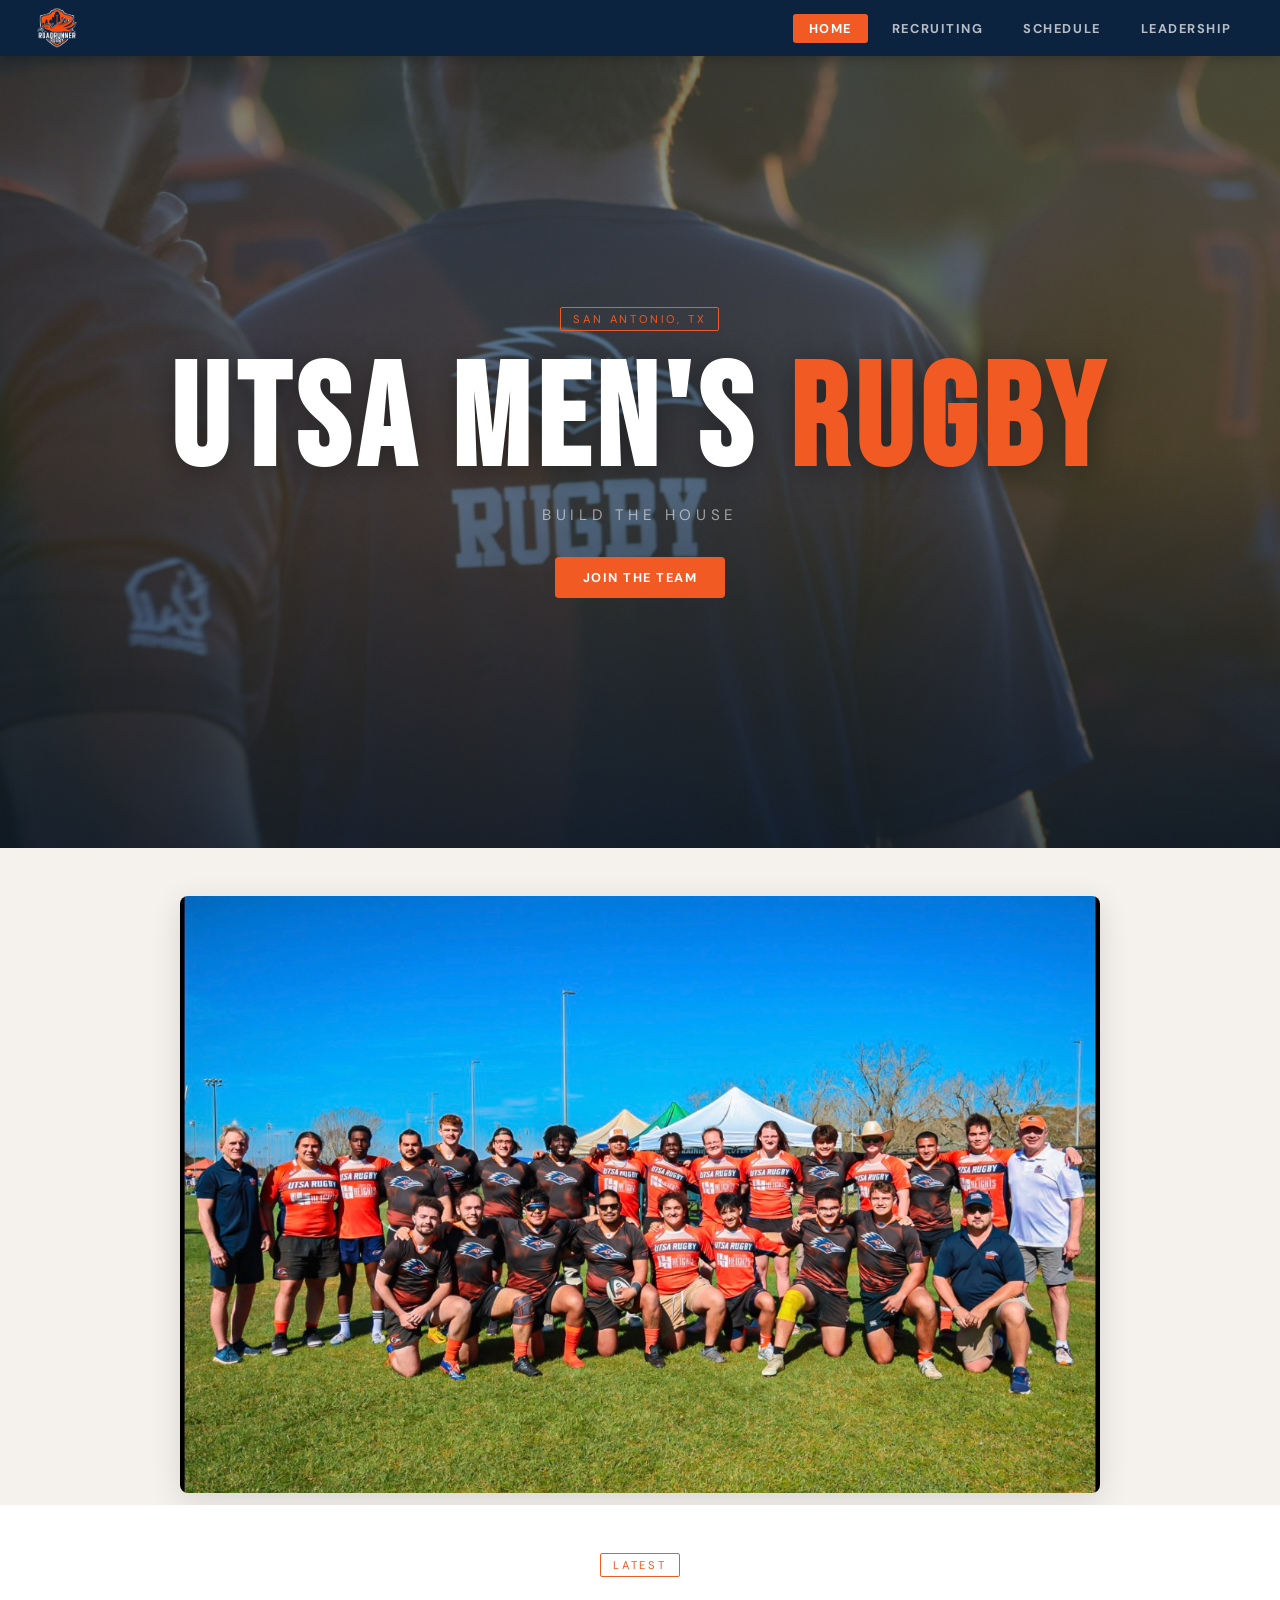
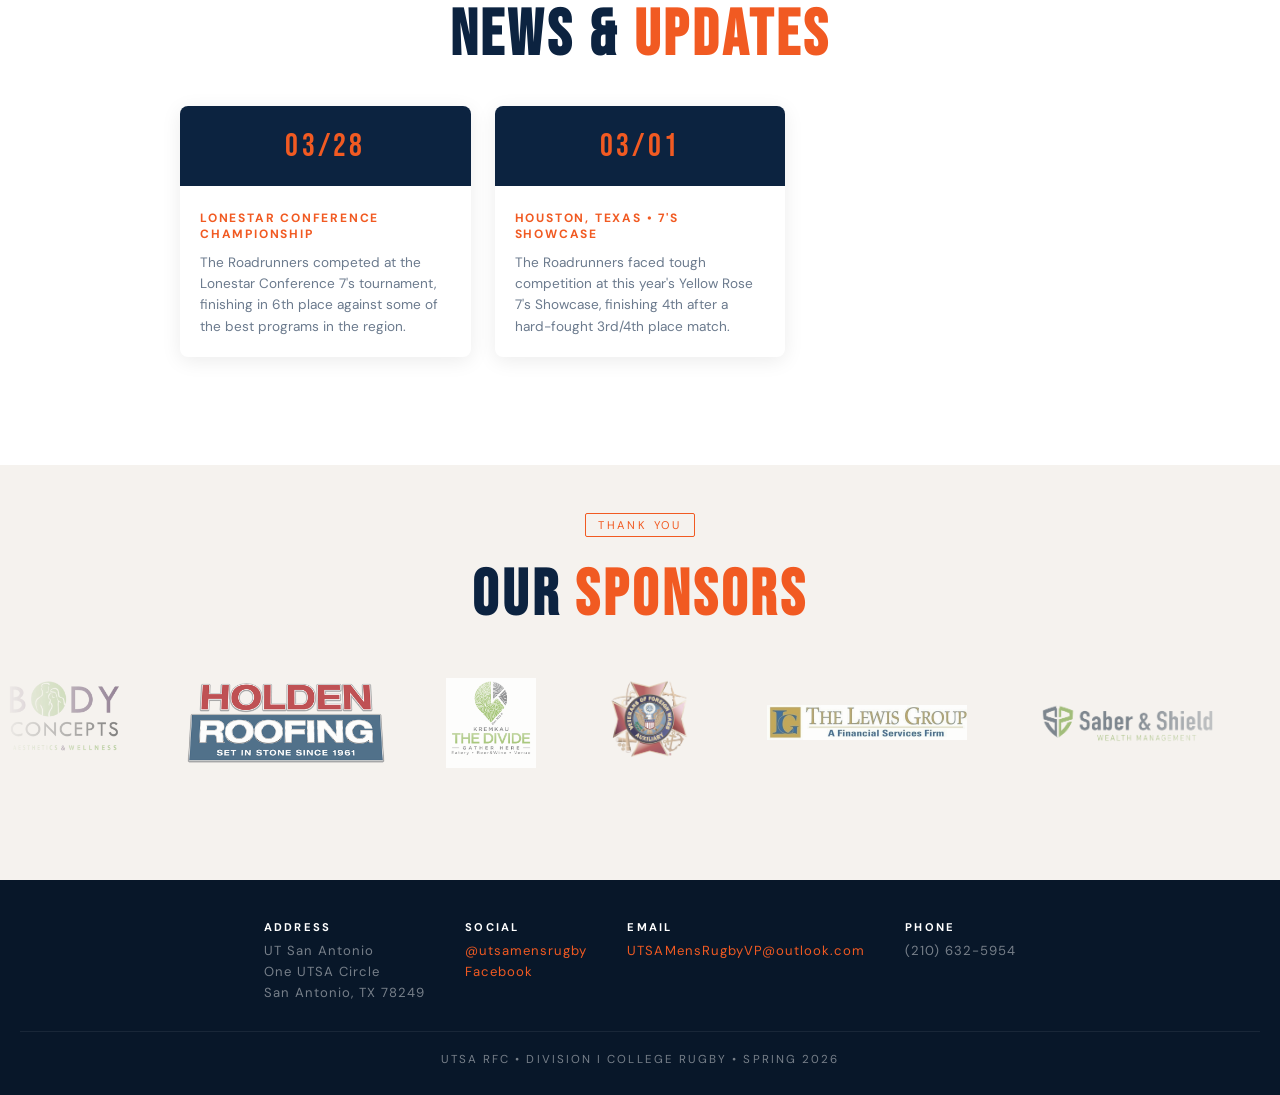
<file: index.html>
<!DOCTYPE html>
<html lang="en">
<head>
  <meta charset="UTF-8" />
  <meta name="viewport" content="width=device-width, initial-scale=1.0"/>
  <title>UTSA Men's Rugby</title>
  <link rel="stylesheet" href="/assets/css/style.css" />
  <link href="https://fonts.googleapis.com/css2?family=Bebas+Neue&family=DM+Sans:wght@400;500;700&display=swap" rel="stylesheet"/>
  <link rel="icon" type="image/png" href="/images/utsa-logo.PNG">
</head>
<body>

  <!-- ─── NAV ─── -->
  <nav>
    <a href="/" class="nav-logo">
      <img src="/images/utsa-logo.PNG" alt="UTSA RFC" class="nav-logo-img" />
    </a>
    <button class="nav-toggle" id="navToggle" aria-label="Open menu">&#9776;</button>
    <div class="nav-links" id="navLinks">
      <a href="/"              class="nav-btn active">Home</a>
      <a href="/recrutiment/"  class="nav-btn">Recruiting</a>
      <a href="/schedule/"      class="nav-btn">Schedule</a>
      <a href="/leadership/"   class="nav-btn">Leadership</a>
    </div>
  </nav>

  <!-- ─── HERO ─── -->
  <div class="hero">
    
	<img src = "/images/sunsetwithback.JPG" alt ="Homepage-photo" class="hero-video"/>
    <div class="hero-content">
      <div class="badge">San Antonio, TX</div>
      <h1>UTSA MEN'S <span>RUGBY</span></h1>
      <p class="subtitle">Build the House</p>
      <a href="/recrutiment/" class="cta-btn hero-cta">Join the Team</a>
    </div>
  </div>

  

  <!-- ─── TEAM PHOTO ─── -->
  <section class="team-photo-section" style="padding-top:48px;">
    <img src="/images/teamphoto.jpg" alt="UTSA Men's Rugby Team" class="team-photo" />
  </section>

  <!-- ─── NEWS & UPDATES ─── -->
  <section class="news-section">
    <div class="section-header">
      <div class="badge">Latest</div>
      <h2 class="section-title">NEWS &amp; <span>UPDATES</span></h2>
    </div>
    <div class="cards-grid">

      <div class="card">
        <div class="card-top"><div class="initials">03/28</div></div>
        <div class="card-body">
          <div class="role">Lonestar Conference Championship</div>
          <p>The Roadrunners competed at the Lonestar Conference 7's tournament, finishing in 6th place against some of the best programs in the region.</p>
        </div>
      </div>

      <div class="card">
        <div class="card-top"><div class="initials">03/01</div></div>
        <div class="card-body">
          <div class="role">Houston, Texas &bull; 7's Showcase</div>
          <p>The Roadrunners faced tough competition at this year's Yellow Rose 7's Showcase, finishing 4th after a hard-fought 3rd/4th place match.</p>
        </div>
      </div>

    </div>
  </section>

 <!-- ─── SPONSORS ─── -->
<section class="sponsors-section">
  <div class="section-header">
    <div class="badge">Thank You</div>
    <h2 class="section-title">OUR <span>SPONSORS</span></h2>
  </div>

  <div class="marquee-wrapper">
    <div class="marquee-track" id="marqueeTrack">
      <div class="marquee-item"><img src="/images/bodyConcepts.webp"   alt="Body Concepts"></div>
      <div class="marquee-item"><img src="/images/HoldenRoofing.png"   alt="Holden Roofing"></div>
      <div class="marquee-item"><img src="/images/TheDivide.jpeg"      alt="The Divide"></div>
      <div class="marquee-item"><img src="/images/VFWA.png"            alt="VFWA"></div>
      <div class="marquee-item"><img src="/images/TheLewisGroup.jpg"   alt="The Lewis Group"></div>
      <div class="marquee-item"><img src="/images/SaberNShield.PNG"    alt="Saber and Shield"></div>
    </div>
  </div>
</section>

  <!-- ─── FOOTER ─── -->
  <footer>
    <div class="footer-contact">
      <div class="footer-item">
        <strong>Address</strong>
        <p>UT San Antonio<br>One UTSA Circle<br>San Antonio, TX 78249</p>
      </div>
      <div class="footer-item">
        <strong>Social</strong>
        <p>
          <a href="https://www.instagram.com/utsamensrugby/">@utsamensrugby</a><br>
          <a href="https://www.facebook.com/UTSARUGBY">Facebook</a>
        </p>
      </div>
      <div class="footer-item">
        <strong>Email</strong>
        <p><a href="mailto:UTSAMensRugbyVP@outlook.com">UTSAMensRugbyVP@outlook.com</a></p>
      </div>
      <div class="footer-item">
        <strong>Phone</strong>
        <p>(210) 632-5954</p>
      </div>
    </div>
    <p>UTSA RFC &bull; Division I College Rugby &bull; Spring 2026</p>
  </footer>

  <script>
    document.getElementById('navToggle').addEventListener('click', function () {
      document.getElementById('navLinks').classList.toggle('open');
    });
  </script>


<script>
  const track = document.getElementById('marqueeTrack');
  const clone = track.innerHTML;
  track.innerHTML += clone;
</script>
</body>
</html>
</file>
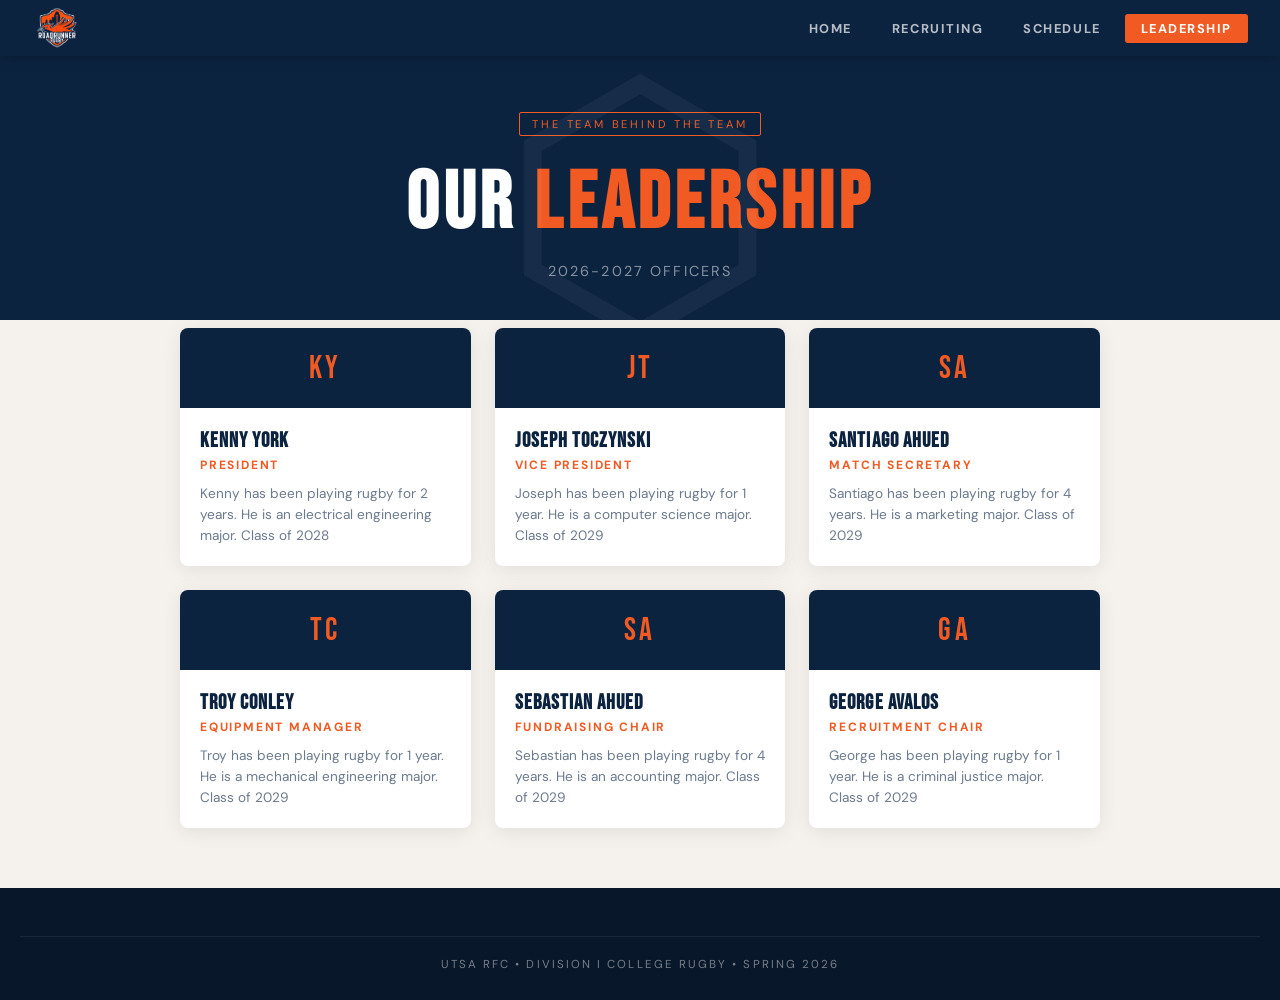
<file: leadership/index.html>
<!DOCTYPE html>
<html lang="en">
<head>
  <meta charset="UTF-8" />
  <meta name="viewport" content="width=device-width, initial-scale=1.0"/>
  <title>UTSA Men's Rugby</title>
  <link rel="stylesheet" href="/assets/css/style.css" />
  <link href="https://fonts.googleapis.com/css2?family=Bebas+Neue&family=DM+Sans:wght@400;500;700&display=swap" rel="stylesheet"/>
  <link rel = "icon" type="image/png" href = "/images/utsa-logo.PNG">
</head>
<body>

  <nav>
    <a href="/" class="nav-logo">
      <img src="/images/utsa-logo.PNG" alt="UTSA RFC" class="nav-logo-img" />
    </a>
    <button class="nav-toggle" id="navToggle" aria-label="Open menu">&#9776;</button>
    <div class="nav-links" id="navLinks">
      <a href="../" class="nav-btn">Home</a>
      <a href="/recrutiment/" class="nav-btn">Recruiting</a>
      <a href="../schedule/" class="nav-btn ">Schedule</a>
      <a href="../leadership/" class="nav-btn active ">Leadership</a>
    </div>
  </nav>

  <div class="page-header">
    <div class="badge">The Team Behind the Team</div>
    <h2>OUR <span>LEADERSHIP</span></h2>
    <p>2026-2027 Officers</p>
  </div>

  <div class="cards-grid">

    <div class="card">
      <div class="card-top"><div class="initials">KY</div></div>
      <div class="card-body">
        <h3>Kenny York</h3>
        <div class="role">President</div>
        <p>Kenny has been playing rugby for 2 years. He is an electrical engineering major. Class of 2028</p>
      </div>
    </div>

    <div class="card">
      <div class="card-top"><div class="initials">JT</div></div>
      <div class="card-body">
        <h3>Joseph Toczynski </h3>
        <div class="role">Vice President</div>
        <p>Joseph has been playing rugby for 1 year. He is a computer science major. Class of 2029</p>
      </div>
    </div>

    <div class="card">
      <div class="card-top"><div class="initials">SA</div></div>
      <div class="card-body">
        <h3>Santiago Ahued</h3>
        <div class="role">Match Secretary</div>
        <p>Santiago has been playing rugby for 4 years. He is a marketing major. Class of 2029</p>
      </div>
    </div>


    <div class="card">
      <div class="card-top"><div class="initials">TC</div></div>
      <div class="card-body">
        <h3>Troy Conley</h3>
        <div class="role">Equipment Manager</div>
        <p>Troy has been playing rugby for 1 year. He is a mechanical engineering major. Class of 2029</p>
      </div>
    </div>


    <div class="card">
      <div class="card-top"><div class="initials">SA</div></div>
      <div class="card-body">
        <h3>Sebastian Ahued</h3>
        <div class="role">Fundraising Chair</div>
        <p>Sebastian has been playing rugby for 4 years. He is an accounting major. Class of 2029</p>
      </div>
    </div>

    <div class="card">
      <div class="card-top"><div class="initials">GA</div></div>
      <div class="card-body">
        <h3>George Avalos</h3>
        <div class="role">Recruitment Chair</div>
        <p>George has been playing rugby for 1 year. He is a criminal justice major. Class of 2029</p>
      </div>
    </div>

  </div>

  <footer>
    <p>UTSA RFC &bull; Division I College Rugby &bull; Spring 2026</p>
  </footer>

   <script>
    document.getElementById('navToggle').addEventListener('click', function() {
      document.getElementById('navLinks').classList.toggle('open');
    });
  </script>

</body>
</html>
</file>
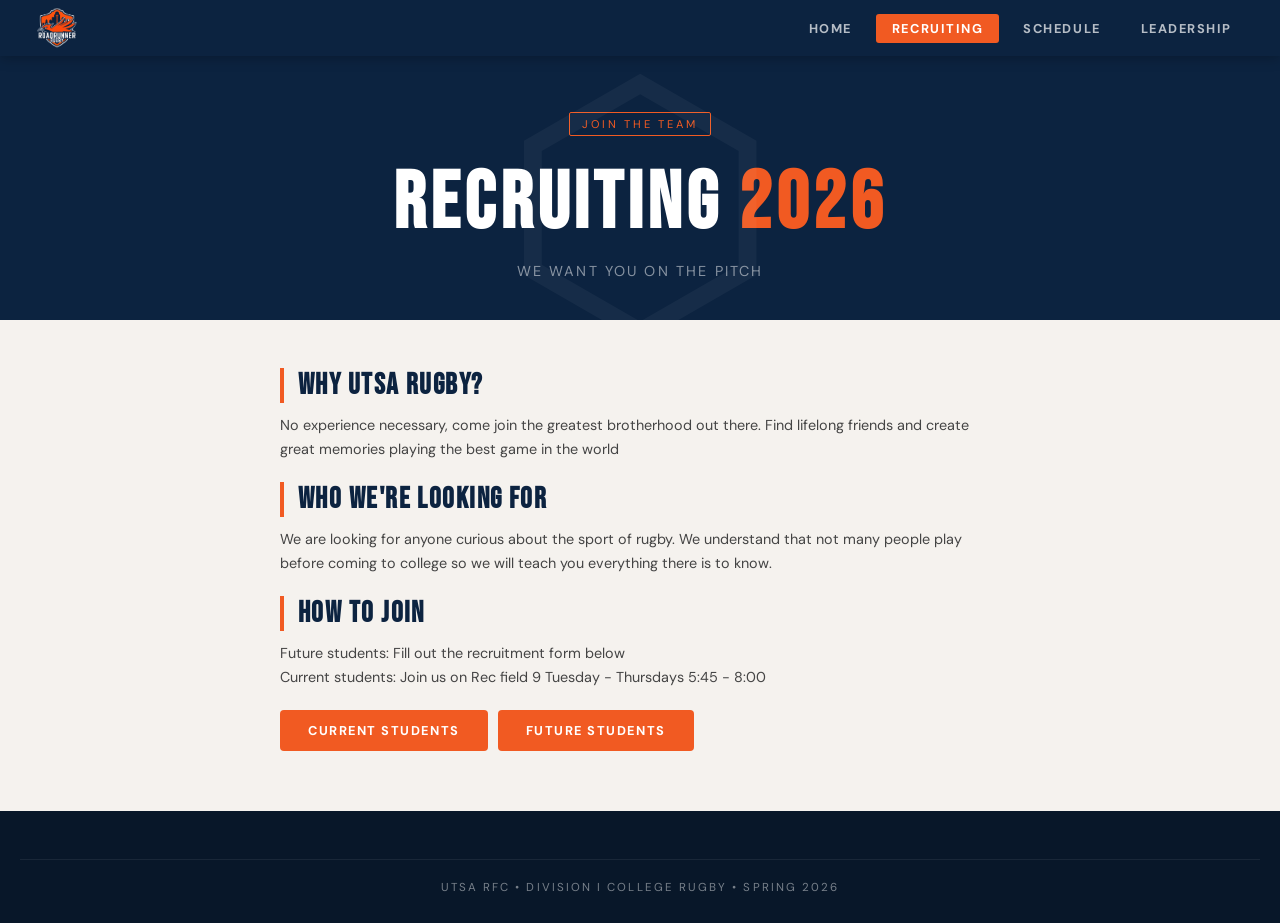
<file: recrutiment/index.html>
<!DOCTYPE html>
<html lang="en">
<head>
  <meta charset="UTF-8" />
  <meta name="viewport" content="width=device-width, initial-scale=1.0"/>
  <title>UTSA Men's Rugby</title>
  <link rel="stylesheet" href="/assets/css/style.css" />
  <link href="https://fonts.googleapis.com/css2?family=Bebas+Neue&family=DM+Sans:wght@400;500;700&display=swap" rel="stylesheet"/>
  <link rel="icon" type="image/png" href="/images/utsa-logo.PNG">
</head>
<body>

  <nav>
    <a href="/" class="nav-logo">
      <img src="/images/utsa-logo.PNG" alt="UTSA RFC" class="nav-logo-img" />
    </a>
    <button class="nav-toggle" id="navToggle" aria-label="Open menu">&#9776;</button>
    <div class="nav-links" id="navLinks">
      <a href="../" class="nav-btn">Home</a>
      <a href="/recrutiment/" class="nav-btn active">Recruiting</a>
      <a href="../schedule/" class="nav-btn">Schedule</a>
      <a href="../leadership/" class="nav-btn">Leadership</a>
    </div>
  </nav>

  <div class="page-header">
    <div class="badge">Join the Team</div>
    <h2>RECRUITING <span>2026</span></h2>
    <p>We want you on the pitch</p>
  </div>

  <div class="info-section" style="margin-top:48px;">
    <h3>Why UTSA Rugby?</h3>
    <p>No experience necessary, come join the greatest brotherhood out there. Find lifelong friends and create great memories playing the best game in the world</p>
    <h3>Who We're Looking For</h3>
    <p>We are looking for anyone curious about the sport of rugby. We understand that not many people play before coming to college so we will teach you everything there is to know.</p>
    <h3>How to Join</h3>
    <p>Future students: Fill out the recruitment form below<br>
    Current students: Join us on Rec field 9 Tuesday - Thursdays 5:45 - 8:00</p>
    <div style="display: flex; gap: 10px;">
      <a href="https://docs.google.com/forms/d/e/1FAIpQLSfdM6wIH6xFOparwKhDqwtz9Ut6Uexbgs6mY1Dy2Bsg4TYg5g/viewform" class="cta-btn">Current Students</a>
      <a href="https://docs.google.com/forms/d/e/1FAIpQLSeRjWscVHJN3lfUT68jiPwQ9I4ISzGIT_qkxfoYB0AL8cAdiw/viewform" class="cta-btn">Future Students</a>
    </div>
  </div>

  <footer>
    <p>UTSA RFC &bull; Division I College Rugby &bull; Spring 2026</p>
  </footer>

  <script>
    document.getElementById('navToggle').addEventListener('click', function() {
      document.getElementById('navLinks').classList.toggle('open');
    });
  </script>

</body>
</html>
</file>
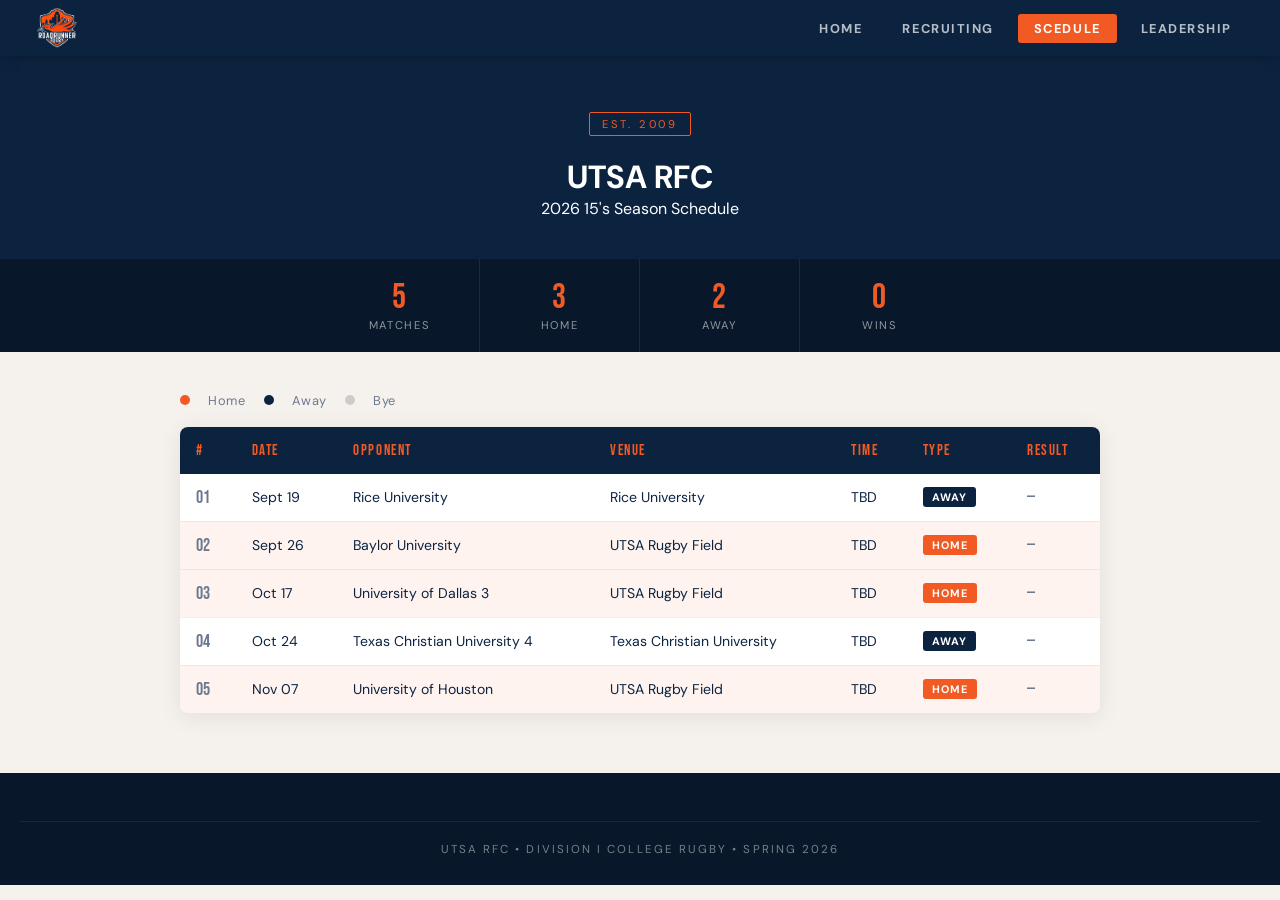
<file: scedule/index.html>
<!DOCTYPE html>
<html lang="en">
<head>
  <meta charset="UTF-8" />
  <meta name="viewport" content="width=device-width, initial-scale=1.0"/>
  <title>UTSA Men's Rugby</title>
  <link rel="stylesheet" href="/assets/css/style.css" />
  <link href="https://fonts.googleapis.com/css2?family=Bebas+Neue&family=DM+Sans:wght@400;500;700&display=swap" rel="stylesheet"/>
  <link rel = "icon" type="image/png" href = "/images/utsa-logo.PNG">
</head>
<body>

  <nav>
    <a href="/" class="nav-logo">
      <img src="/images/utsa-logo.PNG" alt="UTSA RFC" class="nav-logo-img" />
    </a>
    <button class="nav-toggle" id="navToggle" aria-label="Open menu">&#9776;</button>
    <div class="nav-links" id="navLinks">
      <a href="../" class="nav-btn">Home</a>
      <a href="/recrutiment/" class="nav-btn">Recruiting</a>
      <a href="../scedule/" class="nav-btn active">Scedule</a>
      <a href="../leadership/" class="nav-btn">Leadership</a>
    </div>
  </nav>

  <header>
    <div class="badge">EST. 2009</div>
    <h1>UTSA <span>RFC</span></h1>
    <p class="subtitle">2026 15's Season Schedule</p>
  </header>

  <section class="stats-bar">
    <div><span>5</span>Matches</div>
    <div><span>3</span>Home</div>
    <div><span>2</span>Away</div>
    <div><span>0</span>Wins</div>
  </section>

  <main>
    <div class="legend">
      <span class="dot home"></span>Home
      <span class="dot away"></span>Away
      <span class="dot bye"></span>Bye
    </div>

    <table>
      <thead>
        <tr>
          <th>#</th><th>Date</th><th>Opponent</th><th>Venue</th><th>Time</th><th>Type</th><th>Result</th>
        </tr>
      </thead>
      <tbody>
        <tr class="away"><td>01</td><td>Sept 19</td><td>Rice University</td><td>Rice University</td><td>TBD</td><td><span class="tag away">Away</span></td><td class="result">—</td></tr>
        <tr class="home"><td>02</td><td>Sept 26</td><td>Baylor University</td><td>UTSA Rugby Field</td><td>TBD</td><td><span class="tag home">Home</span></td><td class="result">—</td></tr>
        <tr class="home"><td>03</td><td>Oct 17</td><td>University of Dallas 3</td><td>UTSA Rugby Field</td><td>TBD</td><td><span class="tag home">Home</span></td><td class="result">—</td></tr>
        <tr class="away"><td>04</td><td>Oct 24</td><td>Texas Christian University 4</td><td>Texas Christian University</td><td>TBD</td><td><span class="tag away">Away</span></td><td class="result">—</td></tr>
        <tr class="home"><td>05</td><td>Nov 07</td><td>University of Houston</td><td>UTSA Rugby Field</td><td>TBD</td><td><span class="tag home">Home</span></td><td class="result">—</td></tr>
        <!--
        
                Templates for games

        <tr class="bye"><td>—</td><td>Mar 15</td><td colspan="4"><em>BYE WEEK</em></td><td class="result">—</td></tr>
        <tr class="away"><td>06</td><td>Mar 22</td><td>Opponent 6</td><td>Away Venue</td><td>2:30 PM</td><td><span class="tag away">Away</span></td><td class="result">—</td></tr>
        <tr class="home playoffs"><td>12</td><td>May 3</td><td>Conference Finals</td><td>UTSA Main Field</td><td>TBD</td><td><span class="tag playoff">Playoffs</span></td><td class="result">—</td></tr>
      -->
      </tbody>
    </table>
  </main>

  <footer>
    <p>UTSA RFC &bull; Division I College Rugby &bull; Spring 2026</p>
  </footer>

   <script>
    document.getElementById('navToggle').addEventListener('click', function() {
      document.getElementById('navLinks').classList.toggle('open');
    });
  </script>

</body>
</html>
</file>
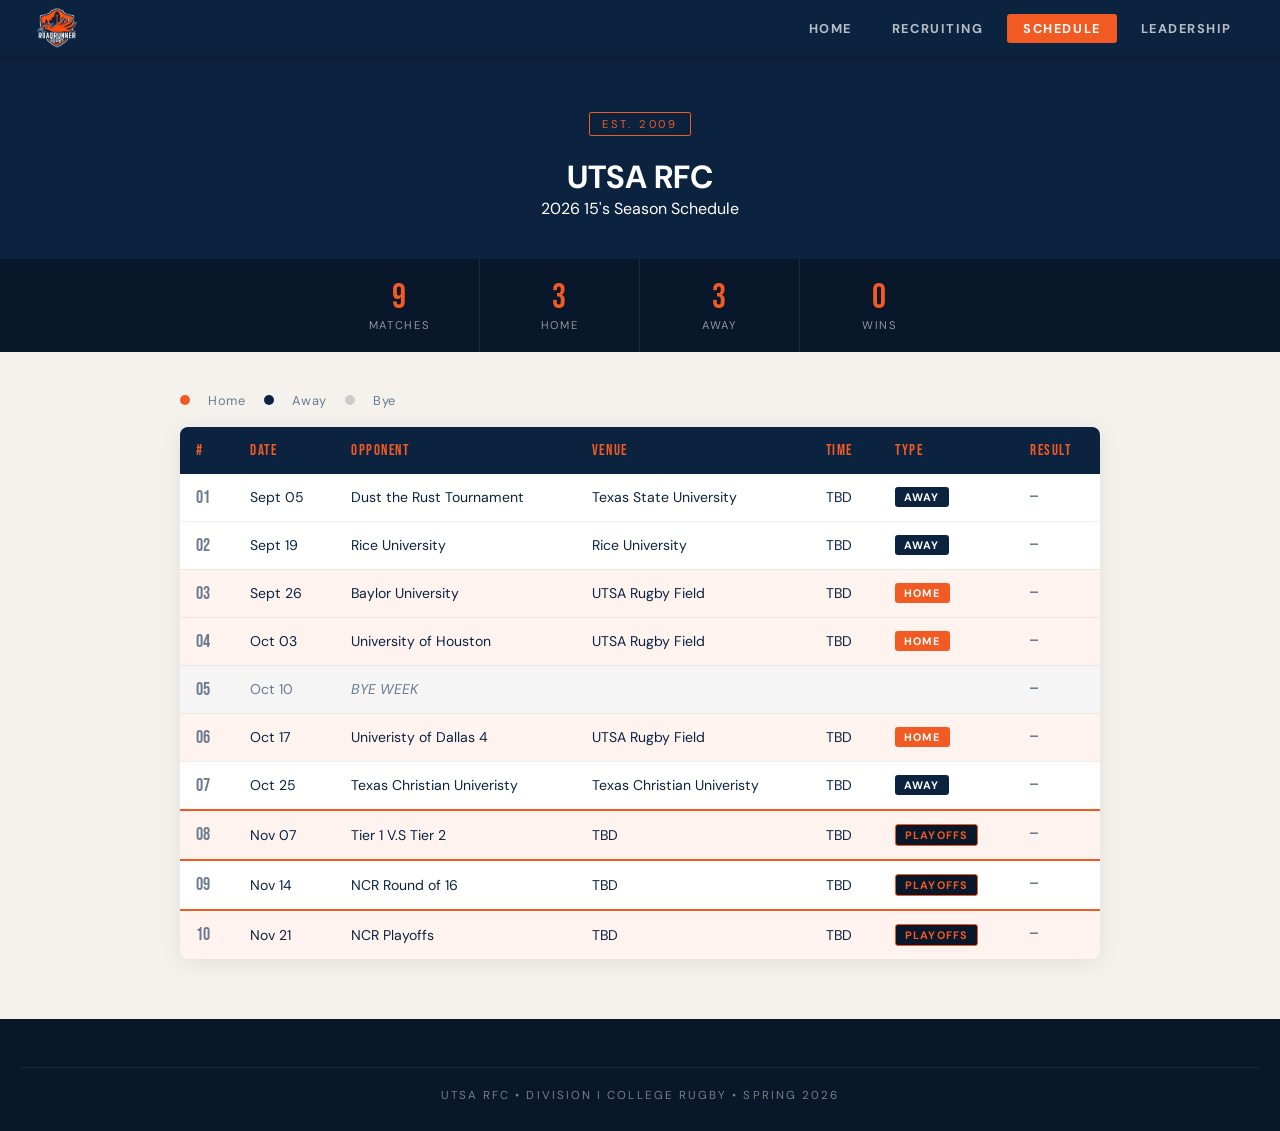
<file: schedule/index.html>
<!DOCTYPE html>
<html lang="en">
<head>
  <meta charset="UTF-8" />
  <meta name="viewport" content="width=device-width, initial-scale=1.0"/>
  <title>UTSA Men's Rugby</title>
  <link rel="stylesheet" href="/assets/css/style.css" />
  <link href="https://fonts.googleapis.com/css2?family=Bebas+Neue&family=DM+Sans:wght@400;500;700&display=swap" rel="stylesheet"/>
  <link rel = "icon" type="image/png" href = "/images/utsa-logo.PNG">
</head>
<body>

  <nav>
    <a href="/" class="nav-logo">
      <img src="/images/utsa-logo.PNG" alt="UTSA RFC" class="nav-logo-img" />
    </a>
    <button class="nav-toggle" id="navToggle" aria-label="Open menu">&#9776;</button>
    <div class="nav-links" id="navLinks">
      <a href="../" class="nav-btn">Home</a>
      <a href="/recrutiment/" class="nav-btn">Recruiting</a>
      <a href="../schedule/" class="nav-btn active">Schedule</a>
      <a href="../leadership/" class="nav-btn">Leadership</a>
    </div>
  </nav>

  <header>
    <div class="badge">EST. 2009</div>
    <h1>UTSA <span>RFC</span></h1>
    <p class="subtitle">2026 15's Season Schedule</p>
  </header>

  <section class="stats-bar">
    <div><span>9</span>Matches</div>
    <div><span>3</span>Home</div>
    <div><span>3</span>Away</div>
    <div><span>0</span>Wins</div>
  </section>

  <main>
    <div class="legend">
      <span class="dot home"></span>Home
      <span class="dot away"></span>Away
      <span class="dot bye"></span>Bye
    </div>

    <table>
      <thead>
        <tr>
          <th>#</th><th>Date</th><th>Opponent</th><th>Venue</th><th>Time</th><th>Type</th><th>Result</th>
        </tr>
      </thead>
      <tbody>
        <tr class="away"><td>01</td><td>Sept 05</td><td>Dust the Rust Tournament</td><td>Texas State University</td><td>TBD</td><td><span class="tag away">Away</span></td><td class="result">—</td></tr>
        <tr class="away"><td>02</td><td>Sept 19</td><td>Rice University</td><td>Rice University</td><td>TBD</td><td><span class="tag away">Away</span></td><td class="result">—</td></tr>
        <tr class="home"><td>03</td><td>Sept 26</td><td>Baylor University</td><td>UTSA Rugby Field</td><td>TBD</td><td><span class="tag home">Home</span></td><td class="result">—</td></tr>
        <tr class="home"><td>04</td><td>Oct 03</td><td>University of Houston</td><td>UTSA Rugby Field</td><td>TBD</td><td><span class="tag home">Home</span></td><td class="result">—</td></tr>
        <tr class="bye"><td>05</td><td>Oct 10</td><td colspan="4"><em>BYE WEEK</em></td><td class="result">—</td></tr>
        <tr class="home"><td>06</td><td>Oct 17</td><td>Univeristy of Dallas 4</td><td>UTSA Rugby Field</td><td>TBD</td><td><span class="tag home">Home  </span></td><td class="result">—</td></tr>
        <tr class="away"><td>07</td><td>Oct 25</td><td>Texas Christian Univeristy</td><td>Texas Christian Univeristy</td><td>TBD</td><td><span class="tag away">Away</span></td><td class="result">—</td></tr>
        <tr class="home playoffs"><td>08</td><td>Nov 07</td><td>Tier 1 V.S Tier 2 </td><td>TBD</td><td>TBD</td><td><span class="tag playoff">Playoffs</span></td><td class="result">—</td></tr>
        <tr class="away playoffs"><td>09</td><td>Nov 14</td><td>NCR Round of 16</td><td>TBD</td><td>TBD</td><td><span class="tag playoff">Playoffs</span></td><td class="result">—</td></tr>
        <tr class="home playoffs"><td>10</td><td>Nov 21</td><td>NCR Playoffs </td><td>TBD</td><td>TBD</td><td><span class="tag playoff">Playoffs</span></td><td class="result">—</td></tr>
        <!--
        
                Templates for games

        <tr class="bye"><td>—</td><td>Mar 15</td><td colspan="4"><em>BYE WEEK</em></td><td class="result">—</td></tr>
        <tr class="away"><td>06</td><td>Mar 22</td><td>Opponent 6</td><td>Away Venue</td><td>2:30 PM</td><td><span class="tag away">Away</span></td><td class="result">—</td></tr>
        <tr class="home playoffs"><td>12</td><td>May 3</td><td>Conference Finals</td><td>UTSA Main Field</td><td>TBD</td><td><span class="tag playoff">Playoffs</span></td><td class="result">—</td></tr>
      -->
      </tbody>
    </table>
  </main>

  <footer>
    <p>UTSA RFC &bull; Division I College Rugby &bull; Spring 2026</p>
  </footer>

   <script>
    document.getElementById('navToggle').addEventListener('click', function() {
      document.getElementById('navLinks').classList.toggle('open');
    });
  </script>

</body>
</html>
</file>
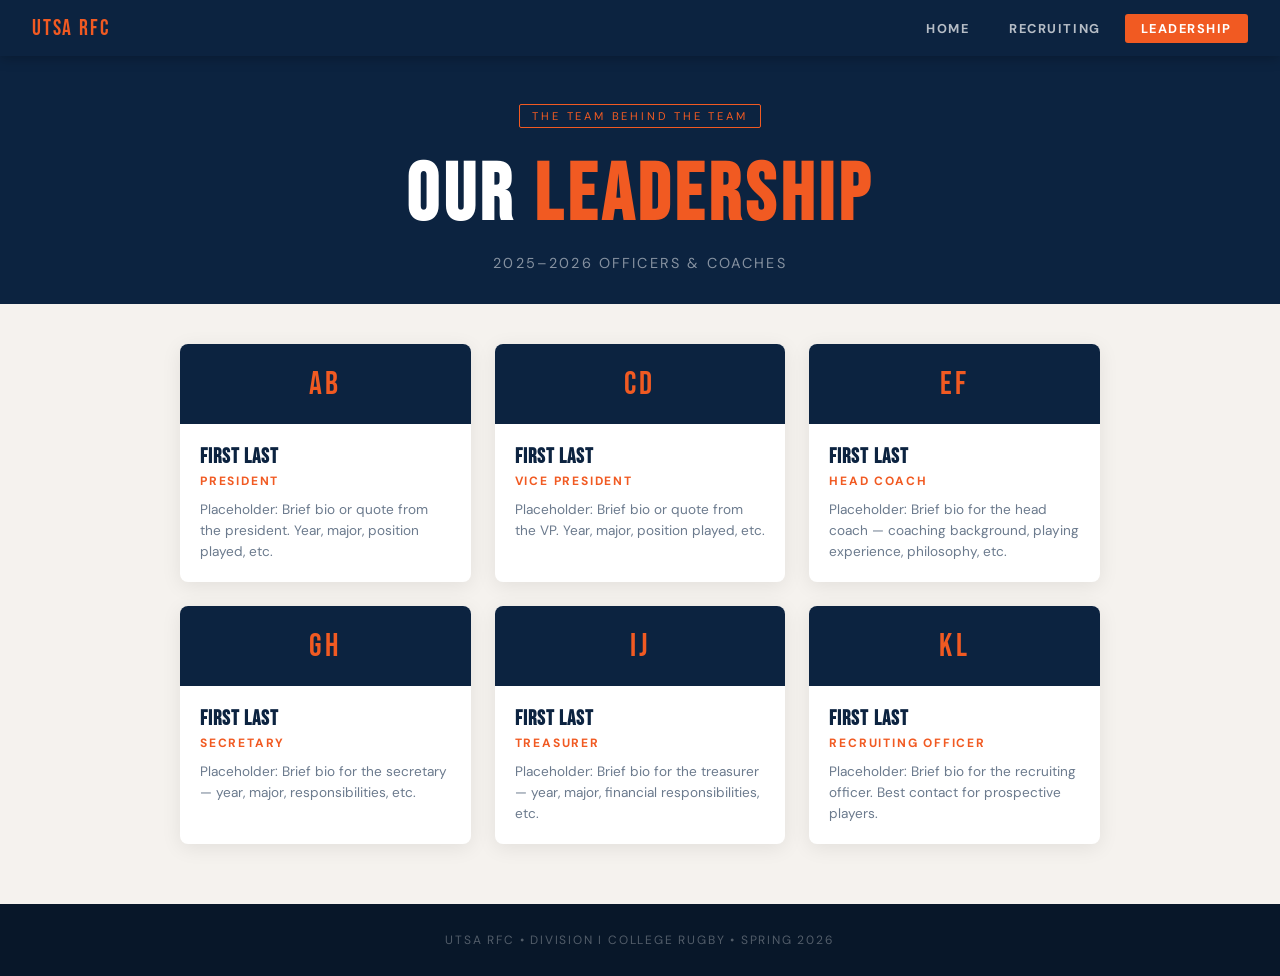
<file: leadership.html>
<!DOCTYPE html>
<html lang="en">
<head>
  <meta charset="UTF-8" />
  <meta name="viewport" content="width=device-width, initial-scale=1.0"/>
  <title>UTSA RFC — Leadership</title>
  <link rel="stylesheet" href="style.css" />
  <link href="https://fonts.googleapis.com/css2?family=Bebas+Neue&family=DM+Sans:wght@400;500;700&display=swap" rel="stylesheet"/>
</head>
<body>

  <nav>
    <div class="nav-logo">UTSA RFC</div>
    <div class="nav-links">
      <a href="index.html" class="nav-btn">Home</a>
      <a href="recruiting.html" class="nav-btn">Recruiting</a>
      <a href="leadership.html" class="nav-btn active">Leadership</a>
    </div>
  </nav>

  <div class="page-header">
    <div class="badge">The Team Behind the Team</div>
    <h2>OUR <span>LEADERSHIP</span></h2>
    <p>2025–2026 Officers & Coaches</p>
  </div>

  <div class="cards-grid">

    <div class="card">
      <div class="card-top"><div class="initials">AB</div></div>
      <div class="card-body">
        <h3>First Last</h3>
        <div class="role">President</div>
        <p>Placeholder: Brief bio or quote from the president. Year, major, position played, etc.</p>
      </div>
    </div>

    <div class="card">
      <div class="card-top"><div class="initials">CD</div></div>
      <div class="card-body">
        <h3>First Last</h3>
        <div class="role">Vice President</div>
        <p>Placeholder: Brief bio or quote from the VP. Year, major, position played, etc.</p>
      </div>
    </div>

    <div class="card">
      <div class="card-top"><div class="initials">EF</div></div>
      <div class="card-body">
        <h3>First Last</h3>
        <div class="role">Head Coach</div>
        <p>Placeholder: Brief bio for the head coach — coaching background, playing experience, philosophy, etc.</p>
      </div>
    </div>

    <div class="card">
      <div class="card-top"><div class="initials">GH</div></div>
      <div class="card-body">
        <h3>First Last</h3>
        <div class="role">Secretary</div>
        <p>Placeholder: Brief bio for the secretary — year, major, responsibilities, etc.</p>
      </div>
    </div>

    <div class="card">
      <div class="card-top"><div class="initials">IJ</div></div>
      <div class="card-body">
        <h3>First Last</h3>
        <div class="role">Treasurer</div>
        <p>Placeholder: Brief bio for the treasurer — year, major, financial responsibilities, etc.</p>
      </div>
    </div>

    <div class="card">
      <div class="card-top"><div class="initials">KL</div></div>
      <div class="card-body">
        <h3>First Last</h3>
        <div class="role">Recruiting Officer</div>
        <p>Placeholder: Brief bio for the recruiting officer. Best contact for prospective players.</p>
      </div>
    </div>

  </div>

  <footer>
    <p>UTSA RFC &bull; Division I College Rugby &bull; Spring 2026</p>
  </footer>

</body>
</html>
</file>
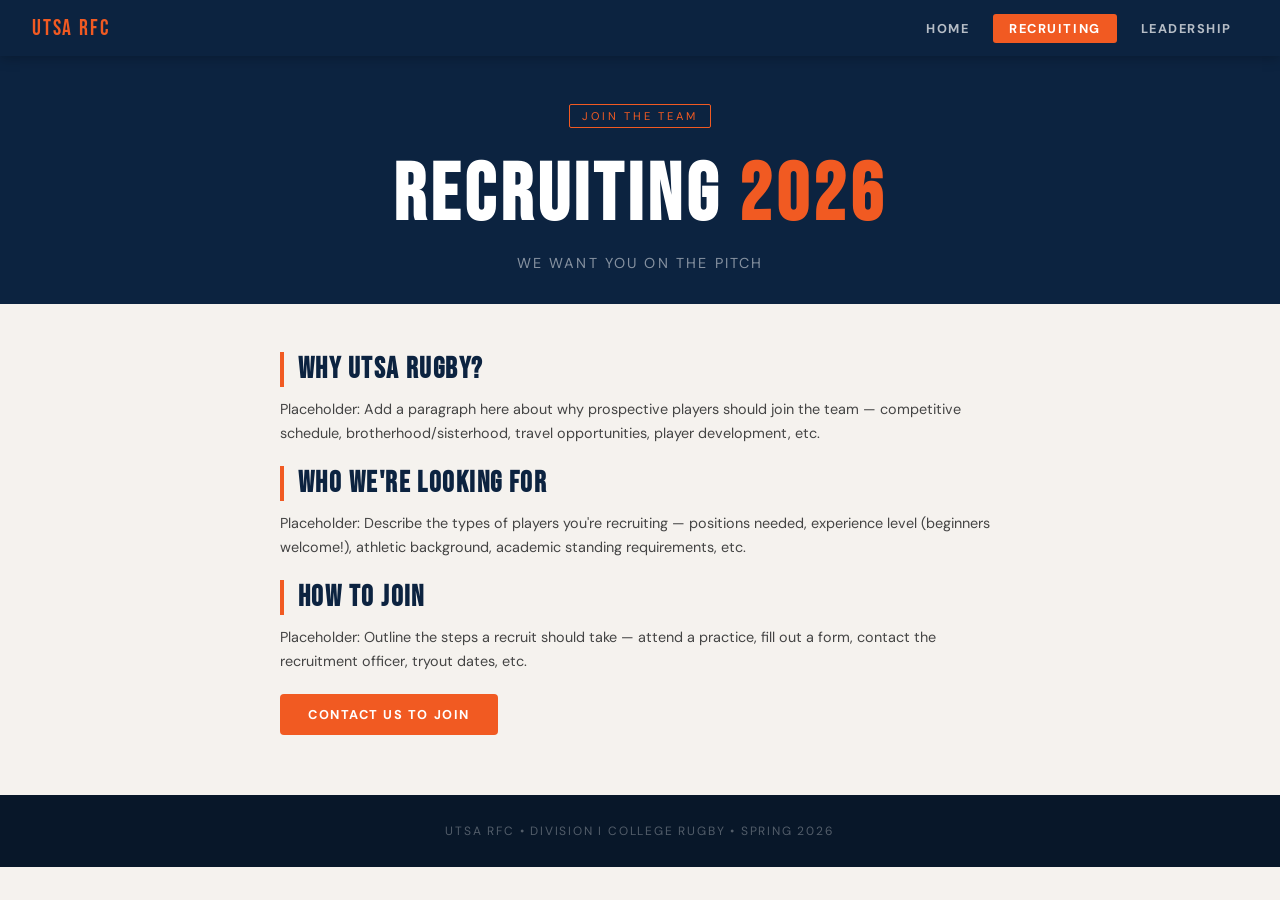
<file: recruiting.html>
<!DOCTYPE html>
<html lang="en">
<head>
  <meta charset="UTF-8" />
  <meta name="viewport" content="width=device-width, initial-scale=1.0"/>
  <title>UTSA RFC — Recruiting</title>
  <link rel="stylesheet" href="style.css" />
  <link href="https://fonts.googleapis.com/css2?family=Bebas+Neue&family=DM+Sans:wght@400;500;700&display=swap" rel="stylesheet"/>
</head>
<body>

  <nav>
    <div class="nav-logo">UTSA RFC</div>
    <div class="nav-links">
      <a href="/.html" class="nav-btn">Home</a>
      <a href="recruiting.html" class="nav-btn active">Recruiting</a>
      <a href="leadership.html" class="nav-btn">Leadership</a>
    </div>
  </nav>

  <div class="page-header">
    <div class="badge">Join the Team</div>
    <h2>RECRUITING <span>2026</span></h2>
    <p>We want you on the pitch</p>
  </div>

  <div class="info-section" style="margin-top:48px;">
    <h3>Why UTSA Rugby?</h3>
    <p>Placeholder: Add a paragraph here about why prospective players should join the team — competitive schedule, brotherhood/sisterhood, travel opportunities, player development, etc.</p>

    <h3>Who We're Looking For</h3>
    <p>Placeholder: Describe the types of players you're recruiting — positions needed, experience level (beginners welcome!), athletic background, academic standing requirements, etc.</p>

    <h3>How to Join</h3>
    <p>Placeholder: Outline the steps a recruit should take — attend a practice, fill out a form, contact the recruitment officer, tryout dates, etc.</p>

    <a href="mailto:rugby@utsa.edu" class="cta-btn">Contact Us to Join</a>
  </div>

  <footer>
    <p>UTSA RFC &bull; Division I College Rugby &bull; Spring 2026</p>
  </footer>

</body>
</html>
</file>
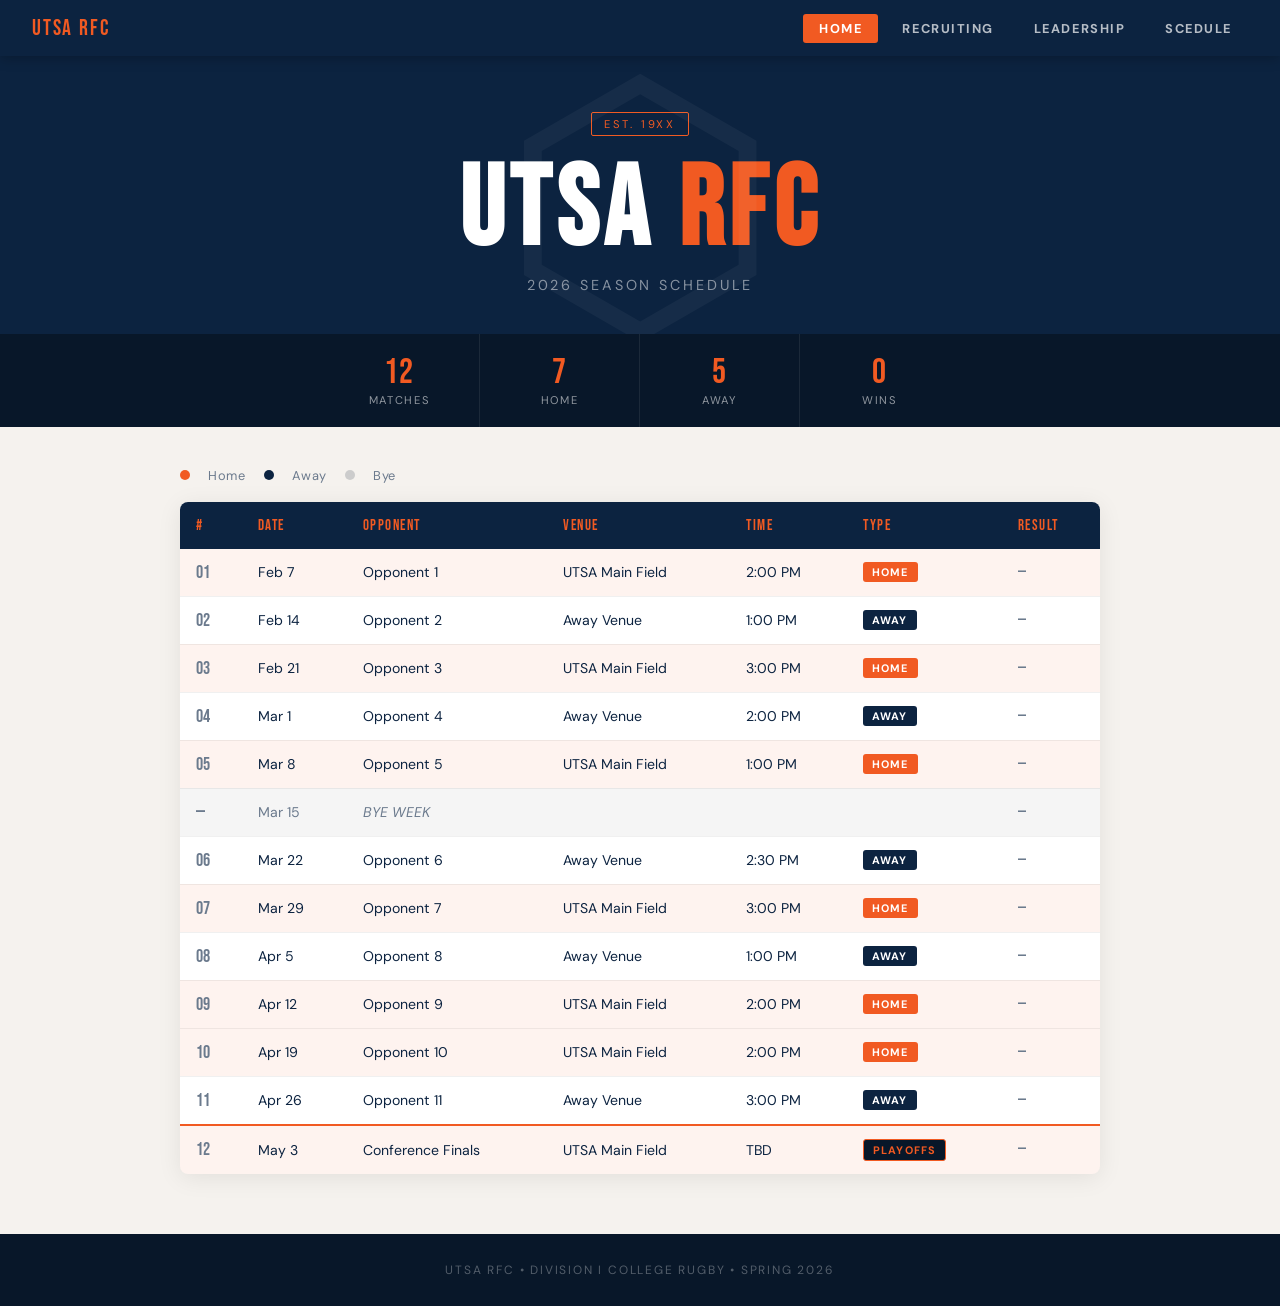
<file: scedule.html>
<!DOCTYPE html>
<html lang="en">
<head>
  <meta charset="UTF-8" />
  <meta name="viewport" content="width=device-width, initial-scale=1.0"/>
  <title>UTSA RFC — 2026 Schedule</title>
  <link rel="stylesheet" href="style.css" />
  <link href="https://fonts.googleapis.com/css2?family=Bebas+Neue&family=DM+Sans:wght@400;500;700&display=swap" rel="stylesheet"/>
</head>
<body>

  <nav>
    <div class="nav-logo">UTSA RFC</div>
    <div class="nav-links">
      <a href="/" class="nav-btn active">Home</a>
      <a href="recruiting.html" class="nav-btn">Recruiting</a>
      <a href="leadership.html" class="nav-btn">Leadership</a>
      <a href="scedule.html" class="nav-btn">Scedule</a>
    </div>
  </nav>

  <header>
    <div class="badge">EST. 19XX</div>
    <h1>UTSA <span>RFC</span></h1>
    <p class="subtitle">2026 Season Schedule</p>
  </header>

  <section class="stats-bar">
    <div><span>12</span>Matches</div>
    <div><span>7</span>Home</div>
    <div><span>5</span>Away</div>
    <div><span>0</span>Wins</div>
  </section>

  <main>
    <div class="legend">
      <span class="dot home"></span>Home
      <span class="dot away"></span>Away
      <span class="dot bye"></span>Bye
    </div>

    <table>
      <thead>
        <tr>
          <th>#</th><th>Date</th><th>Opponent</th><th>Venue</th><th>Time</th><th>Type</th><th>Result</th>
        </tr>
      </thead>
      <tbody>
        <tr class="home"><td>01</td><td>Feb 7</td><td>Opponent 1</td><td>UTSA Main Field</td><td>2:00 PM</td><td><span class="tag home">Home</span></td><td class="result">—</td></tr>
        <tr class="away"><td>02</td><td>Feb 14</td><td>Opponent 2</td><td>Away Venue</td><td>1:00 PM</td><td><span class="tag away">Away</span></td><td class="result">—</td></tr>
        <tr class="home"><td>03</td><td>Feb 21</td><td>Opponent 3</td><td>UTSA Main Field</td><td>3:00 PM</td><td><span class="tag home">Home</span></td><td class="result">—</td></tr>
        <tr class="away"><td>04</td><td>Mar 1</td><td>Opponent 4</td><td>Away Venue</td><td>2:00 PM</td><td><span class="tag away">Away</span></td><td class="result">—</td></tr>
        <tr class="home"><td>05</td><td>Mar 8</td><td>Opponent 5</td><td>UTSA Main Field</td><td>1:00 PM</td><td><span class="tag home">Home</span></td><td class="result">—</td></tr>
        <tr class="bye"><td>—</td><td>Mar 15</td><td colspan="4"><em>BYE WEEK</em></td><td class="result">—</td></tr>
        <tr class="away"><td>06</td><td>Mar 22</td><td>Opponent 6</td><td>Away Venue</td><td>2:30 PM</td><td><span class="tag away">Away</span></td><td class="result">—</td></tr>
        <tr class="home"><td>07</td><td>Mar 29</td><td>Opponent 7</td><td>UTSA Main Field</td><td>3:00 PM</td><td><span class="tag home">Home</span></td><td class="result">—</td></tr>
        <tr class="away"><td>08</td><td>Apr 5</td><td>Opponent 8</td><td>Away Venue</td><td>1:00 PM</td><td><span class="tag away">Away</span></td><td class="result">—</td></tr>
        <tr class="home"><td>09</td><td>Apr 12</td><td>Opponent 9</td><td>UTSA Main Field</td><td>2:00 PM</td><td><span class="tag home">Home</span></td><td class="result">—</td></tr>
        <tr class="home"><td>10</td><td>Apr 19</td><td>Opponent 10</td><td>UTSA Main Field</td><td>2:00 PM</td><td><span class="tag home">Home</span></td><td class="result">—</td></tr>
        <tr class="away"><td>11</td><td>Apr 26</td><td>Opponent 11</td><td>Away Venue</td><td>3:00 PM</td><td><span class="tag away">Away</span></td><td class="result">—</td></tr>
        <tr class="home playoffs"><td>12</td><td>May 3</td><td>Conference Finals</td><td>UTSA Main Field</td><td>TBD</td><td><span class="tag playoff">Playoffs</span></td><td class="result">—</td></tr>
      </tbody>
    </table>
  </main>

  <footer>
    <p>UTSA RFC &bull; Division I College Rugby &bull; Spring 2026</p>
  </footer>

</body>
</html>
</file>
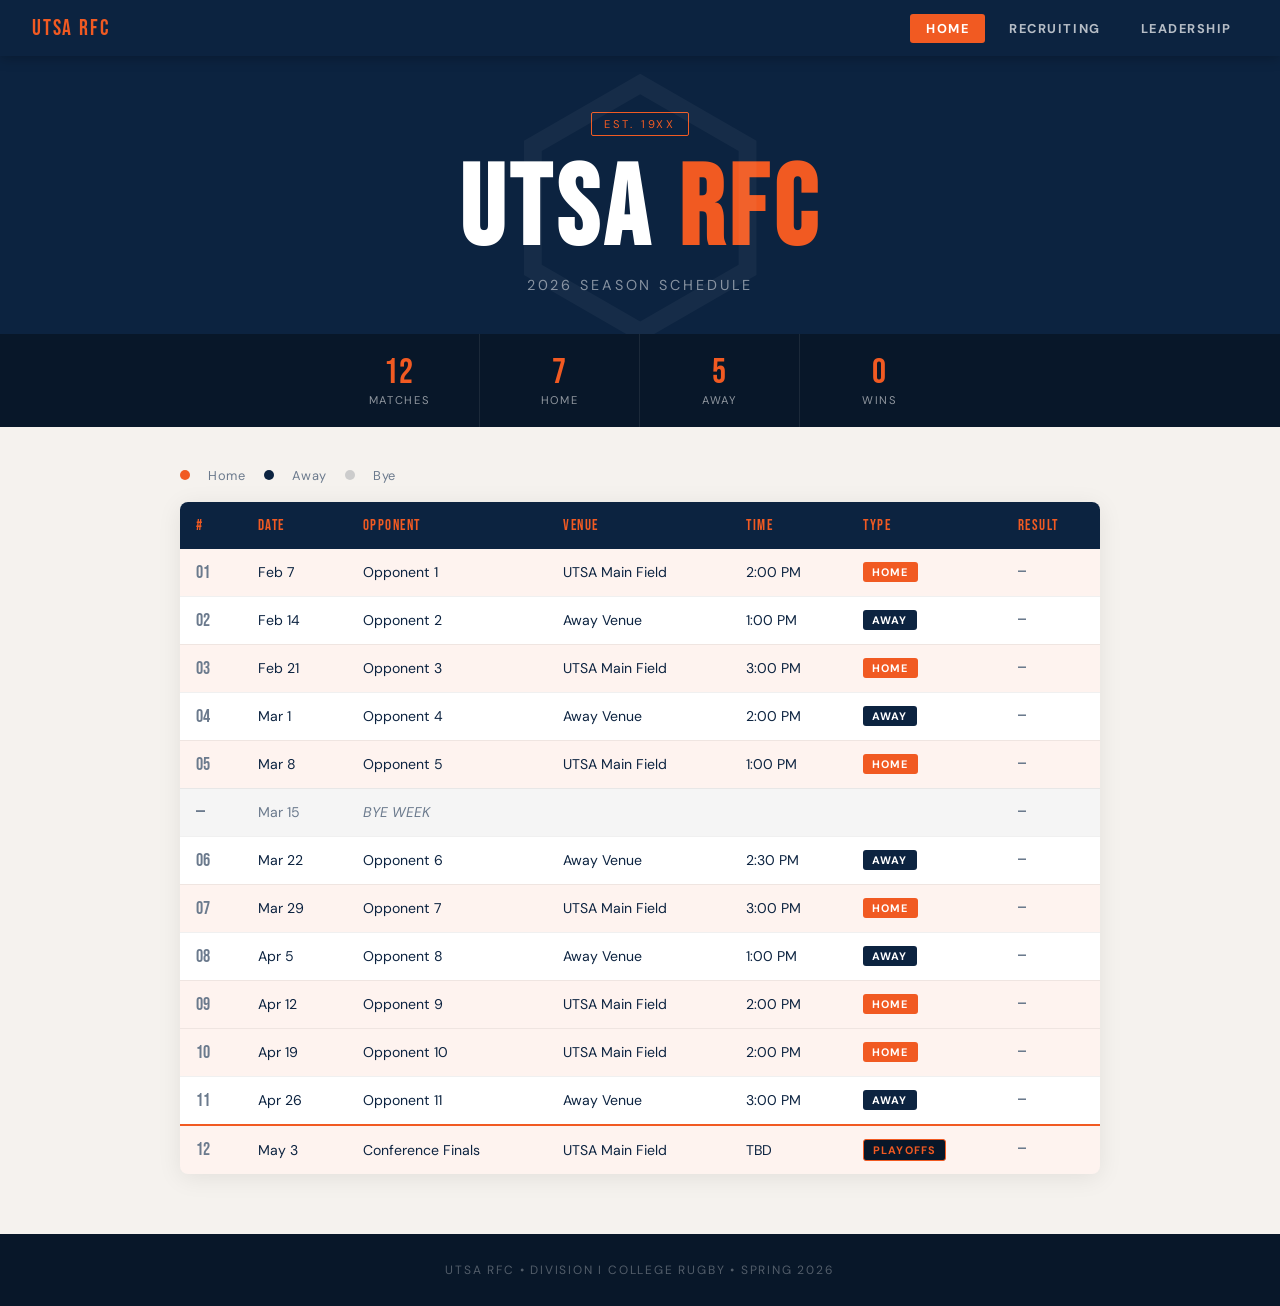
<file: files/scedule.html>
<!DOCTYPE html>
<html lang="en">
<head>
  <meta charset="UTF-8" />
  <meta name="viewport" content="width=device-width, initial-scale=1.0"/>
  <title>UTSA RFC — 2026 Schedule</title>
  <link rel="stylesheet" href="style.css" />
  <link href="https://fonts.googleapis.com/css2?family=Bebas+Neue&family=DM+Sans:wght@400;500;700&display=swap" rel="stylesheet"/>
</head>
<body>

  <nav>
    <div class="nav-logo">UTSA RFC</div>
    <div class="nav-links">
      <a href="/" class="nav-btn active">Home</a>
      <a href="recruiting.html" class="nav-btn">Recruiting</a>
      <a href="leadership.html" class="nav-btn">Leadership</a>
    </div>
  </nav>

  <header>
    <div class="badge">EST. 19XX</div>
    <h1>UTSA <span>RFC</span></h1>
    <p class="subtitle">2026 Season Schedule</p>
  </header>

  <section class="stats-bar">
    <div><span>12</span>Matches</div>
    <div><span>7</span>Home</div>
    <div><span>5</span>Away</div>
    <div><span>0</span>Wins</div>
  </section>

  <main>
    <div class="legend">
      <span class="dot home"></span>Home
      <span class="dot away"></span>Away
      <span class="dot bye"></span>Bye
    </div>

    <table>
      <thead>
        <tr>
          <th>#</th><th>Date</th><th>Opponent</th><th>Venue</th><th>Time</th><th>Type</th><th>Result</th>
        </tr>
      </thead>
      <tbody>
        <tr class="home"><td>01</td><td>Feb 7</td><td>Opponent 1</td><td>UTSA Main Field</td><td>2:00 PM</td><td><span class="tag home">Home</span></td><td class="result">—</td></tr>
        <tr class="away"><td>02</td><td>Feb 14</td><td>Opponent 2</td><td>Away Venue</td><td>1:00 PM</td><td><span class="tag away">Away</span></td><td class="result">—</td></tr>
        <tr class="home"><td>03</td><td>Feb 21</td><td>Opponent 3</td><td>UTSA Main Field</td><td>3:00 PM</td><td><span class="tag home">Home</span></td><td class="result">—</td></tr>
        <tr class="away"><td>04</td><td>Mar 1</td><td>Opponent 4</td><td>Away Venue</td><td>2:00 PM</td><td><span class="tag away">Away</span></td><td class="result">—</td></tr>
        <tr class="home"><td>05</td><td>Mar 8</td><td>Opponent 5</td><td>UTSA Main Field</td><td>1:00 PM</td><td><span class="tag home">Home</span></td><td class="result">—</td></tr>
        <tr class="bye"><td>—</td><td>Mar 15</td><td colspan="4"><em>BYE WEEK</em></td><td class="result">—</td></tr>
        <tr class="away"><td>06</td><td>Mar 22</td><td>Opponent 6</td><td>Away Venue</td><td>2:30 PM</td><td><span class="tag away">Away</span></td><td class="result">—</td></tr>
        <tr class="home"><td>07</td><td>Mar 29</td><td>Opponent 7</td><td>UTSA Main Field</td><td>3:00 PM</td><td><span class="tag home">Home</span></td><td class="result">—</td></tr>
        <tr class="away"><td>08</td><td>Apr 5</td><td>Opponent 8</td><td>Away Venue</td><td>1:00 PM</td><td><span class="tag away">Away</span></td><td class="result">—</td></tr>
        <tr class="home"><td>09</td><td>Apr 12</td><td>Opponent 9</td><td>UTSA Main Field</td><td>2:00 PM</td><td><span class="tag home">Home</span></td><td class="result">—</td></tr>
        <tr class="home"><td>10</td><td>Apr 19</td><td>Opponent 10</td><td>UTSA Main Field</td><td>2:00 PM</td><td><span class="tag home">Home</span></td><td class="result">—</td></tr>
        <tr class="away"><td>11</td><td>Apr 26</td><td>Opponent 11</td><td>Away Venue</td><td>3:00 PM</td><td><span class="tag away">Away</span></td><td class="result">—</td></tr>
        <tr class="home playoffs"><td>12</td><td>May 3</td><td>Conference Finals</td><td>UTSA Main Field</td><td>TBD</td><td><span class="tag playoff">Playoffs</span></td><td class="result">—</td></tr>
      </tbody>
    </table>
  </main>

  <footer>
    <p>UTSA RFC &bull; Division I College Rugby &bull; Spring 2026</p>
  </footer>

</body>
</html>
</file>
<file: assets/css/style.css>
*, *::before, *::after { box-sizing: border-box; margin: 0; padding: 0; }

:root {
  --blue:   #0C2340;
  --orange: #F15A22;
  --white:  #FFFFFF;
  --cream:  #f5f2ee;
  --dark:   #081729;
  --muted:  #6b7a8d;
  --row-home: rgba(241, 90, 34, 0.07);
  --row-away: rgba(255,255,255,0.7);
  --row-bye:  rgba(0,0,0,0.04);
}

body {
  font-family: 'DM Sans', sans-serif;
  background: var(--cream);
  color: var(--blue);
  min-height: 100vh;
}

/* ─── NAV ─────────────────────────────────── */
nav {
  background: var(--blue);
  display: flex;
  align-items: center;
  justify-content: space-between;
  padding: 0 32px;
  height: 56px;
  position: sticky;
  top: 0;
  z-index: 100;
  box-shadow: 0 2px 12px rgba(0,0,0,0.25);
}

.nav-logo {
  display: flex;
  align-items: center;
  text-decoration: none;
  height: 56px;
}

.nav-logo-img {
  height: 50px;
  max-height: 50px;
  width: auto;
  object-fit: contain;
  display: block;
}

.nav-links {
  display: flex;
  gap: 8px;
  align-items: center;
}

.nav-btn {
  color: rgba(255,255,255,0.7);
  text-decoration: none;
  font-size: 0.8rem;
  font-weight: 700;
  letter-spacing: 0.12em;
  text-transform: uppercase;
  padding: 6px 16px;
  border-radius: 3px;
  transition: background 0.15s, color 0.15s;
}

.nav-btn:hover { background: rgba(255,255,255,0.1); color: var(--white); }
.nav-btn.active { background: var(--orange); color: var(--white); }

/* ─── HERO (homepage) ────────────────────── */
.hero {
  position: relative;
  height: 88vh;
  min-height: 520px;
  display: flex;
  align-items: center;
  justify-content: center;
  overflow: hidden;
  background: var(--dark);
}

.hero-video {
  position: absolute;
  top: 50%;
  left: 50%;
  transform: translate(-50%, -50%);
  min-width: 100%;
  min-height: 100%;
  width: auto;
  height: auto;
  object-fit: cover;
  z-index: 0;
}

.hero::after {
  content: '';
  position: absolute;
  inset: 0;
  background: linear-gradient(to bottom,
    rgba(8,23,41,0.55) 0%,
    rgba(8,23,41,0.35) 50%,
    rgba(8,23,41,0.75) 100%);
  z-index: 1;
}

.hero-content {
  position: relative;
  z-index: 2;
  text-align: center;
  color: var(--white);
  padding: 0 20px;
}

.hero-content h1 {
  font-family: 'Bebas Neue', sans-serif;
  font-size: clamp(4rem, 12vw, 9rem);
  letter-spacing: 0.05em;
  line-height: 1;
  text-shadow: 0 4px 32px rgba(0,0,0,0.4);
}

.hero-content h1 span { color: var(--orange); }

.hero-content .subtitle {
  margin-top: 10px;
  font-size: 0.95rem;
  letter-spacing: 0.3em;
  text-transform: uppercase;
  color: rgba(255,255,255,0.55);
}

.hero-cta {
  margin-top: 32px;
  display: inline-block;
}

/* ─── PAGE HEADER (inner pages) ─────────── */
header,
.page-header {
  background: var(--blue);
  color: var(--white);
  text-align: center;
  padding: 56px 20px 40px;
  position: relative;
  overflow: hidden;
}

.page-header::before {
  content: '⬡';
  position: absolute;
  font-size: 320px;
  opacity: 0.04;
  top: -60px; left: 50%;
  transform: translateX(-50%);
  pointer-events: none;
}

.page-header h2 {
  font-family: 'Bebas Neue', sans-serif;
  font-size: clamp(2.5rem, 7vw, 5rem);
  letter-spacing: 0.06em;
  color: var(--white);
}

.page-header h2 span { color: var(--orange); }

.page-header p {
  margin-top: 10px;
  color: rgba(255,255,255,0.5);
  font-size: 0.9rem;
  letter-spacing: 0.15em;
  text-transform: uppercase;
}

/* ─── BADGE ──────────────────────────────── */
.badge {
  display: inline-block;
  border: 1px solid var(--orange);
  color: var(--orange);
  font-size: 0.7rem;
  letter-spacing: 0.25em;
  padding: 4px 12px;
  border-radius: 2px;
  margin-bottom: 20px;
  text-transform: uppercase;
}

/* ─── STATS BAR ──────────────────────────── */
.stats-bar {
  display: flex;
  justify-content: center;
  background: var(--dark);
}

.stats-bar div {
  flex: 1;
  max-width: 160px;
  text-align: center;
  padding: 20px 12px;
  color: rgba(255,255,255,0.55);
  font-size: 0.7rem;
  letter-spacing: 0.15em;
  text-transform: uppercase;
  border-right: 1px solid rgba(255,255,255,0.08);
}

.stats-bar div:last-child { border-right: none; }

.stats-bar span {
  display: block;
  font-family: 'Bebas Neue', sans-serif;
  font-size: 2.2rem;
  color: var(--orange);
  line-height: 1.1;
}

/* ─── SECTION HEADINGS ───────────────────── */
.section-header {
  text-align: center;
  padding: 48px 20px 24px;
}

.section-title {
  font-family: 'Bebas Neue', sans-serif;
  font-size: clamp(2rem, 6vw, 4rem);
  letter-spacing: 0.06em;
  color: var(--blue);
}

.section-title span { color: var(--orange); }

/* ─── MAIN / GENERIC CONTENT ─────────────── */
main {
  max-width: 960px;
  margin: 0 auto;
  padding: 40px 20px 60px;
}

/* ─── TEAM PHOTO ─────────────────────────── */
.team-photo-section {
  max-width: 960px;
  margin: 0 auto 12px;
  padding: 0 20px;
}

.team-photo {
  width: 100%;
  display: block;
  border-radius: 8px;
  box-shadow: 0 8px 32px rgba(0,0,0,0.12);
}

/* ─── NEWS SECTION ───────────────────────── */
.news-section {
  background: var(--white);
  padding-bottom: 48px;
}

/* ─── SPONSORS SECTION ───────────────────── */
.sponsors-section {
  background: var(--cream);
  padding-bottom: 56px;
}

.sponsors-grid {
  display: flex;
  flex-wrap: wrap;
  align-items: center;
  justify-content: center;
  gap: 28px;
  max-width: 960px;
  margin: 0 auto;
  padding: 0 20px;
}
.sponsor-arrow{
  height: 150px;
  width: auto;
  max-width: 220px;
  object-fit: contain;
  filter: grayscale(20%);
  opacity: 1.0;
  transition: opacity 0.2s, filter 0.2s;


}
.sponsor-arrow:hover{
  opacity: 1;
  filter: grayscale(0%);
}
.sponsor-img {
  height: 250px;
  width: auto;
  max-width: 340px;
  object-fit: contain;
  filter: grayscale(20%);
  opacity: 0.85;
  transition: opacity 0.2s, filter 0.2s;
}

.sponsor-img:hover {
  opacity: 1;
  filter: grayscale(0%);
}

/* ─── LEGEND ─────────────────────────────── */
.legend {
  display: flex;
  align-items: center;
  gap: 18px;
  margin-bottom: 18px;
  font-size: 0.8rem;
  color: var(--muted);
  letter-spacing: 0.05em;
}

.dot { width: 10px; height: 10px; border-radius: 50%; display: inline-block; }
.dot.home { background: var(--orange); }
.dot.away { background: var(--blue); }
.dot.bye  { background: #ccc; }

/* ─── TABLE ──────────────────────────────── */
table {
  width: 100%;
  border-collapse: collapse;
  font-size: 0.88rem;
  background: var(--white);
  border-radius: 8px;
  overflow: hidden;
  box-shadow: 0 4px 24px rgba(0,0,0,0.08);
}

thead tr {
  background: var(--blue);
  color: var(--orange);
  font-family: 'Bebas Neue', sans-serif;
  font-size: 0.95rem;
  letter-spacing: 0.1em;
}

th { padding: 14px 16px; text-align: left; font-weight: 400; }
td { padding: 13px 16px; border-bottom: 1px solid rgba(0,0,0,0.06); vertical-align: middle; }
tbody tr:last-child td { border-bottom: none; }

tbody tr.home { background: var(--row-home); }
tbody tr.away { background: var(--row-away); }
tbody tr.bye  { background: var(--row-bye); color: var(--muted); }
tbody tr.playoffs { border-top: 2px solid var(--orange); }
tbody tr:hover { background: rgba(241,90,34,0.12); transition: background 0.15s; }

td:first-child {
  font-family: 'Bebas Neue', sans-serif;
  font-size: 1.1rem;
  color: var(--muted);
}

/* ─── TAGS ───────────────────────────────── */
.tag {
  display: inline-block;
  font-size: 0.68rem;
  font-weight: 700;
  letter-spacing: 0.1em;
  text-transform: uppercase;
  padding: 3px 9px;
  border-radius: 3px;
}

.tag.home    { background: var(--orange); color: var(--white); }
.tag.away    { background: var(--blue);   color: var(--white); }
.tag.playoff { background: var(--dark);  color: var(--orange); border: 1px solid var(--orange); }

.result { font-family: 'Bebas Neue', sans-serif; font-size: 1rem; color: var(--muted); }

/* ─── CARDS ──────────────────────────────── */
.cards-grid {
  max-width: 960px;
  margin: 0 auto;
  padding: 8px 20px 60px;
  display: grid;
  grid-template-columns: repeat(auto-fill, minmax(260px, 1fr));
  gap: 24px;
}

.card {
  background: var(--white);
  border-radius: 8px;
  box-shadow: 0 4px 20px rgba(0,0,0,0.08);
  overflow: hidden;
  transition: transform 0.15s, box-shadow 0.15s;
}

.card:hover { transform: translateY(-4px); box-shadow: 0 8px 32px rgba(0,0,0,0.12); }

.card-top {
  background: var(--blue);
  height: 80px;
  display: flex;
  align-items: center;
  justify-content: center;
}

.card-top .initials {
  font-family: 'Bebas Neue', sans-serif;
  font-size: 2rem;
  color: var(--orange);
  letter-spacing: 0.1em;
}

.card-body { padding: 20px; }

.card-body h3 {
  font-family: 'Bebas Neue', sans-serif;
  font-size: 1.3rem;
  letter-spacing: 0.05em;
  color: var(--blue);
}

.card-body .role {
  font-size: 0.75rem;
  font-weight: 700;
  letter-spacing: 0.15em;
  text-transform: uppercase;
  color: var(--orange);
  margin: 4px 0 10px;
}

.card-body p { font-size: 0.85rem; color: var(--muted); line-height: 1.55; }

/* ─── INFO SECTION (recruiting) ─────────── */
.info-section {
  max-width: 760px;
  margin: 0 auto 60px;
  padding: 0 20px;
}

.info-section h3 {
  font-family: 'Bebas Neue', sans-serif;
  font-size: 1.8rem;
  color: var(--blue);
  letter-spacing: 0.05em;
  margin-bottom: 10px;
  border-left: 4px solid var(--orange);
  padding-left: 14px;
}

.info-section p { font-size: 0.9rem; color: #444; line-height: 1.7; margin-bottom: 20px; }

/* ─── CTA BUTTON ─────────────────────────── */
.cta-btn {
  display: inline-block;
  background: var(--orange);
  color: var(--white);
  font-weight: 700;
  font-size: 0.8rem;
  letter-spacing: 0.12em;
  text-transform: uppercase;
  padding: 12px 28px;
  border-radius: 4px;
  text-decoration: none;
  transition: background 0.15s;
}

.cta-btn:hover { background: #d44d1a; }

/* ─── FOOTER ─────────────────────────────── */
footer {
  background: var(--dark);
  color: rgba(255,255,255,0.45);
  padding: 40px 20px 28px;
  font-size: 0.8rem;
  letter-spacing: 0.08em;
  text-align: center;
}

.footer-contact {
  display: flex;
  flex-wrap: wrap;
  justify-content: center;
  gap: 40px;
  max-width: 900px;
  margin: 0 auto 28px;
  text-align: left;
}

.footer-item strong {
  display: block;
  color: var(--white);
  font-size: 0.7rem;
  letter-spacing: 0.2em;
  text-transform: uppercase;
  margin-bottom: 6px;
}

.footer-item p {
  font-size: 0.82rem;
  color: rgba(255,255,255,0.45);
  line-height: 1.6;
}

.footer-item a {
  color: var(--orange);
  text-decoration: none;
}

.footer-item a:hover { text-decoration: underline; }

footer > p {
  border-top: 1px solid rgba(255,255,255,0.07);
  padding-top: 20px;
  margin-top: 8px;
  font-size: 0.72rem;
  letter-spacing: 0.18em;
  text-transform: uppercase;
}

/* ─── HAMBURGER ──────────────────────────── */
.nav-toggle {
  display: none;
  background: none;
  border: none;
  color: var(--white);
  font-size: 1.5rem;
  cursor: pointer;
  padding: 4px 8px;
  line-height: 1;
}

/* ─── RESPONSIVE ─────────────────────────── */
@media (max-width: 640px) {
  nav {
    flex-wrap: wrap;
    height: auto;
    padding: 12px 16px;
  }

  .nav-toggle { display: block; }

  .nav-links {
    display: none;
    flex-direction: column;
    width: 100%;
    padding: 8px 0 4px;
    gap: 4px;
  }

  .nav-links.open { display: flex; }

  .nav-btn {
    width: 100%;
    text-align: center;
    padding: 10px 16px;
  }

  .nav-logo-img { height: 28px; }

  /* Hero */
  .hero { height: 70vh; min-height: 400px; }

  /* Stats bar */
  .stats-bar { flex-wrap: wrap; }
  .stats-bar div { max-width: none; flex: 1 1 50%; }

  /* Cards */
  .cards-grid { padding-bottom: 40px; }

  /* Sponsors */
  .sponsor-img { height: 50px; max-width: 120px; }
  .sponsor-arrow { height: 25px; max-width: 60px; }

  /* Footer */
  .footer-contact {
    flex-direction: column;
    gap: 24px;
    align-items: center;
    text-align: center;
  }

  /* Table mobile */
  th:nth-child(4), td:nth-child(4),
  th:nth-child(5), td:nth-child(5) { display: none; }

  main { padding: 20px 12px 40px; }
  table { font-size: 0.78rem; }
  th { padding: 10px 8px; }
  td { padding: 10px 8px; }
  td:first-child { font-size: 0.9rem; }
  td:nth-child(3) { word-break: break-word; max-width: 100px; }


  .gallary {width: 200px;}
  .gallary div {grid-gap: 5px; }
}


/* ─── SPONSOR MARQUEE ───────────────────── */
.marquee-wrapper {
  overflow: hidden;
  width: 100%;
  padding: 20px 0 56px;
  -webkit-mask-image: linear-gradient(to right, transparent 0%, black 12%, black 88%, transparent 100%);
  mask-image: linear-gradient(to right, transparent 0%, black 12%, black 88%, transparent 100%);
}

.marquee-track {
  display: flex;
  gap: 60px;
  width: max-content;
  animation: marquee-scroll 50s linear infinite;
}

.marquee-track:hover {
  animation-play-state: paused;
}

.marquee-item {
  flex-shrink: 0;
  display: flex;
  align-items: center;
  justify-content: center;
}

.marquee-item img {
  height: 90px;
  width: auto;
  max-width: 200px;
  object-fit: contain;
  filter: grayscale(30%);
  opacity: 0.8;
  transition: opacity 0.2s, filter 0.2s;
}

.marquee-item img:hover {
  opacity: 1;
  filter: grayscale(0%);
}

@keyframes marquee-scroll {
  0%   { transform: translateX(0); }
  100% { transform: translateX(-50%); }
}

@media (max-width: 640px) {
  .marquee-item img {
    height: 55px;
    max-width: 120px;
  }
  .marquee-track { gap: 36px; }
}
</file>
<file: style.css>
*, *::before, *::after { box-sizing: border-box; margin: 0; padding: 0; }

:root {
  --blue:   #0C2340;
  --orange: #F15A22;
  --white:  #FFFFFF;
  --cream:  #f5f2ee;
  --dark:   #081729;
  --muted:  #6b7a8d;
  --row-home: rgba(241, 90, 34, 0.07);
  --row-away: rgba(255,255,255,0.7);
  --row-bye:  rgba(0,0,0,0.04);
}

body {
  font-family: 'DM Sans', sans-serif;
  background: var(--cream);
  color: var(--blue);
  min-height: 100vh;
}

/* ─── NAV ────────────────────────────────── */
nav {
  background: var(--blue);
  display: flex;
  align-items: center;
  justify-content: space-between;
  padding: 0 32px;
  height: 56px;
  position: sticky;
  top: 0;
  z-index: 100;
  box-shadow: 0 2px 12px rgba(0,0,0,0.25);
}

.nav-logo {
  font-family: 'Bebas Neue', sans-serif;
  font-size: 1.4rem;
  color: var(--orange);
  letter-spacing: 0.08em;
}

.nav-links { display: flex; gap: 8px; }

.nav-btn {
  color: rgba(255,255,255,0.7);
  text-decoration: none;
  font-size: 0.8rem;
  font-weight: 700;
  letter-spacing: 0.12em;
  text-transform: uppercase;
  padding: 6px 16px;
  border-radius: 3px;
  transition: background 0.15s, color 0.15s;
}

.nav-btn:hover { background: rgba(255,255,255,0.1); color: var(--white); }
.nav-btn.active { background: var(--orange); color: var(--white); }

/* ─── HEADER ─────────────────────────────── */
header {
  background: var(--blue);
  color: var(--white);
  text-align: center;
  padding: 56px 20px 40px;
  position: relative;
  overflow: hidden;
}

header::before {
  content: '⬡';
  position: absolute;
  font-size: 320px;
  opacity: 0.04;
  top: -60px; left: 50%;
  transform: translateX(-50%);
  pointer-events: none;
}

.badge {
  display: inline-block;
  border: 1px solid var(--orange);
  color: var(--orange);
  font-size: 0.7rem;
  letter-spacing: 0.25em;
  padding: 4px 12px;
  border-radius: 2px;
  margin-bottom: 20px;
  text-transform: uppercase;
}

header h1 {
  font-family: 'Bebas Neue', sans-serif;
  font-size: clamp(3.5rem, 10vw, 7rem);
  letter-spacing: 0.05em;
  line-height: 1;
}

header h1 span { color: var(--orange); }

.subtitle {
  margin-top: 8px;
  font-size: 0.9rem;
  letter-spacing: 0.2em;
  text-transform: uppercase;
  color: rgba(255,255,255,0.5);
}

/* ─── STATS BAR ──────────────────────────── */
.stats-bar {
  display: flex;
  justify-content: center;
  background: var(--dark);
}

.stats-bar div {
  flex: 1;
  max-width: 160px;
  text-align: center;
  padding: 20px 12px;
  color: rgba(255,255,255,0.55);
  font-size: 0.7rem;
  letter-spacing: 0.15em;
  text-transform: uppercase;
  border-right: 1px solid rgba(255,255,255,0.08);
}

.stats-bar div:last-child { border-right: none; }

.stats-bar span {
  display: block;
  font-family: 'Bebas Neue', sans-serif;
  font-size: 2.2rem;
  color: var(--orange);
  line-height: 1.1;
}

/* ─── MAIN ───────────────────────────────── */
main {
  max-width: 960px;
  margin: 0 auto;
  padding: 40px 20px 60px;
}

/* ─── PAGE TITLE (recruiting / leadership) ─ */
.page-header {
  text-align: center;
  padding: 48px 20px 32px;
  background: var(--blue);
  color: var(--white);
}

.page-header h2 {
  font-family: 'Bebas Neue', sans-serif;
  font-size: clamp(2.5rem, 7vw, 5rem);
  letter-spacing: 0.06em;
  color: var(--white);
}

.page-header h2 span { color: var(--orange); }

.page-header p {
  margin-top: 10px;
  color: rgba(255,255,255,0.5);
  font-size: 0.9rem;
  letter-spacing: 0.15em;
  text-transform: uppercase;
}

/* ─── LEGEND ─────────────────────────────── */
.legend {
  display: flex;
  align-items: center;
  gap: 18px;
  margin-bottom: 18px;
  font-size: 0.8rem;
  color: var(--muted);
  letter-spacing: 0.05em;
}

.dot { width: 10px; height: 10px; border-radius: 50%; display: inline-block; }
.dot.home { background: var(--orange); }
.dot.away { background: var(--blue); }
.dot.bye  { background: #ccc; }

/* ─── TABLE ──────────────────────────────── */
table {
  width: 100%;
  border-collapse: collapse;
  font-size: 0.88rem;
  background: var(--white);
  border-radius: 8px;
  overflow: hidden;
  box-shadow: 0 4px 24px rgba(0,0,0,0.08);
}

thead tr {
  background: var(--blue);
  color: var(--orange);
  font-family: 'Bebas Neue', sans-serif;
  font-size: 0.95rem;
  letter-spacing: 0.1em;
}

th { padding: 14px 16px; text-align: left; font-weight: 400; }
td { padding: 13px 16px; border-bottom: 1px solid rgba(0,0,0,0.06); vertical-align: middle; }
tbody tr:last-child td { border-bottom: none; }

tbody tr.home { background: var(--row-home); }
tbody tr.away { background: var(--row-away); }
tbody tr.bye  { background: var(--row-bye); color: var(--muted); }
tbody tr.playoffs { border-top: 2px solid var(--orange); }
tbody tr:hover { background: rgba(241,90,34,0.12); transition: background 0.15s; }

td:first-child {
  font-family: 'Bebas Neue', sans-serif;
  font-size: 1.1rem;
  color: var(--muted);
}

/* ─── TAGS ───────────────────────────────── */
.tag {
  display: inline-block;
  font-size: 0.68rem;
  font-weight: 700;
  letter-spacing: 0.1em;
  text-transform: uppercase;
  padding: 3px 9px;
  border-radius: 3px;
}

.tag.home   { background: var(--orange); color: var(--white); }
.tag.away   { background: var(--blue);   color: var(--white); }
.tag.playoff { background: var(--dark); color: var(--orange); border: 1px solid var(--orange); }

.result { font-family: 'Bebas Neue', sans-serif; font-size: 1rem; color: var(--muted); }

/* ─── CARDS (recruiting / leadership) ────── */
.cards-grid {
  max-width: 960px;
  margin: 0 auto;
  padding: 40px 20px 60px;
  display: grid;
  grid-template-columns: repeat(auto-fill, minmax(260px, 1fr));
  gap: 24px;
}

.card {
  background: var(--white);
  border-radius: 8px;
  box-shadow: 0 4px 20px rgba(0,0,0,0.08);
  overflow: hidden;
  transition: transform 0.15s, box-shadow 0.15s;
}

.card:hover { transform: translateY(-4px); box-shadow: 0 8px 32px rgba(0,0,0,0.12); }

.card-top {
  background: var(--blue);
  height: 80px;
  display: flex;
  align-items: center;
  justify-content: center;
}

.card-top .initials {
  font-family: 'Bebas Neue', sans-serif;
  font-size: 2rem;
  color: var(--orange);
  letter-spacing: 0.1em;
}

.card-body { padding: 20px; }

.card-body h3 {
  font-family: 'Bebas Neue', sans-serif;
  font-size: 1.3rem;
  letter-spacing: 0.05em;
  color: var(--blue);
}

.card-body .role {
  font-size: 0.75rem;
  font-weight: 700;
  letter-spacing: 0.15em;
  text-transform: uppercase;
  color: var(--orange);
  margin: 4px 0 10px;
}

.card-body p { font-size: 0.85rem; color: var(--muted); line-height: 1.55; }

/* ─── INFO SECTION (recruiting) ─────────── */
.info-section {
  max-width: 760px;
  margin: 0 auto 60px;
  padding: 0 20px;
}

.info-section h3 {
  font-family: 'Bebas Neue', sans-serif;
  font-size: 1.8rem;
  color: var(--blue);
  letter-spacing: 0.05em;
  margin-bottom: 10px;
  border-left: 4px solid var(--orange);
  padding-left: 14px;
}

.info-section p { font-size: 0.9rem; color: #444; line-height: 1.7; margin-bottom: 20px; }

.cta-btn {
  display: inline-block;
  background: var(--orange);
  color: var(--white);
  font-weight: 700;
  font-size: 0.8rem;
  letter-spacing: 0.12em;
  text-transform: uppercase;
  padding: 12px 28px;
  border-radius: 4px;
  text-decoration: none;
  transition: background 0.15s;
}

.cta-btn:hover { background: #d44d1a; }

/* ─── FOOTER ─────────────────────────────── */
footer {
  text-align: center;
  padding: 28px 20px;
  background: var(--dark);
  color: rgba(255,255,255,0.3);
  font-size: 0.75rem;
  letter-spacing: 0.15em;
  text-transform: uppercase;
}

/* ─── RESPONSIVE ─────────────────────────── */
@media (max-width: 600px) {
  th:nth-child(4), td:nth-child(4),
  th:nth-child(5), td:nth-child(5) { display: none; }
  nav { padding: 0 16px; }
  .nav-logo { font-size: 1.1rem; }
}
</file>
<file: files/style.css>
*, *::before, *::after { box-sizing: border-box; margin: 0; padding: 0; }

:root {
  --blue:   #0C2340;
  --orange: #F15A22;
  --white:  #FFFFFF;
  --cream:  #f5f2ee;
  --dark:   #081729;
  --muted:  #6b7a8d;
  --row-home: rgba(241, 90, 34, 0.07);
  --row-away: rgba(255,255,255,0.7);
  --row-bye:  rgba(0,0,0,0.04);
}

body {
  font-family: 'DM Sans', sans-serif;
  background: var(--cream);
  color: var(--blue);
  min-height: 100vh;
}

/* ─── NAV ────────────────────────────────── */
nav {
  background: var(--blue);
  display: flex;
  align-items: center;
  justify-content: space-between;
  padding: 0 32px;
  height: 56px;
  position: sticky;
  top: 0;
  z-index: 100;
  box-shadow: 0 2px 12px rgba(0,0,0,0.25);
}

.nav-logo {
  font-family: 'Bebas Neue', sans-serif;
  font-size: 1.4rem;
  color: var(--orange);
  letter-spacing: 0.08em;
}

.nav-links { display: flex; gap: 8px; }

.nav-btn {
  color: rgba(255,255,255,0.7);
  text-decoration: none;
  font-size: 0.8rem;
  font-weight: 700;
  letter-spacing: 0.12em;
  text-transform: uppercase;
  padding: 6px 16px;
  border-radius: 3px;
  transition: background 0.15s, color 0.15s;
}

.nav-btn:hover { background: rgba(255,255,255,0.1); color: var(--white); }
.nav-btn.active { background: var(--orange); color: var(--white); }

/* ─── HEADER ─────────────────────────────── */
header {
  background: var(--blue);
  color: var(--white);
  text-align: center;
  padding: 56px 20px 40px;
  position: relative;
  overflow: hidden;
}

header::before {
  content: '⬡';
  position: absolute;
  font-size: 320px;
  opacity: 0.04;
  top: -60px; left: 50%;
  transform: translateX(-50%);
  pointer-events: none;
}

.badge {
  display: inline-block;
  border: 1px solid var(--orange);
  color: var(--orange);
  font-size: 0.7rem;
  letter-spacing: 0.25em;
  padding: 4px 12px;
  border-radius: 2px;
  margin-bottom: 20px;
  text-transform: uppercase;
}

header h1 {
  font-family: 'Bebas Neue', sans-serif;
  font-size: clamp(3.5rem, 10vw, 7rem);
  letter-spacing: 0.05em;
  line-height: 1;
}

header h1 span { color: var(--orange); }

.subtitle {
  margin-top: 8px;
  font-size: 0.9rem;
  letter-spacing: 0.2em;
  text-transform: uppercase;
  color: rgba(255,255,255,0.5);
}

/* ─── STATS BAR ──────────────────────────── */
.stats-bar {
  display: flex;
  justify-content: center;
  background: var(--dark);
}

.stats-bar div {
  flex: 1;
  max-width: 160px;
  text-align: center;
  padding: 20px 12px;
  color: rgba(255,255,255,0.55);
  font-size: 0.7rem;
  letter-spacing: 0.15em;
  text-transform: uppercase;
  border-right: 1px solid rgba(255,255,255,0.08);
}

.stats-bar div:last-child { border-right: none; }

.stats-bar span {
  display: block;
  font-family: 'Bebas Neue', sans-serif;
  font-size: 2.2rem;
  color: var(--orange);
  line-height: 1.1;
}

/* ─── MAIN ───────────────────────────────── */
main {
  max-width: 960px;
  margin: 0 auto;
  padding: 40px 20px 60px;
}

/* ─── PAGE TITLE (recruiting / leadership) ─ */
.page-header {
  text-align: center;
  padding: 48px 20px 32px;
  background: var(--blue);
  color: var(--white);
}

.page-header h2 {
  font-family: 'Bebas Neue', sans-serif;
  font-size: clamp(2.5rem, 7vw, 5rem);
  letter-spacing: 0.06em;
  color: var(--white);
}

.page-header h2 span { color: var(--orange); }

.page-header p {
  margin-top: 10px;
  color: rgba(255,255,255,0.5);
  font-size: 0.9rem;
  letter-spacing: 0.15em;
  text-transform: uppercase;
}

/* ─── LEGEND ─────────────────────────────── */
.legend {
  display: flex;
  align-items: center;
  gap: 18px;
  margin-bottom: 18px;
  font-size: 0.8rem;
  color: var(--muted);
  letter-spacing: 0.05em;
}

.dot { width: 10px; height: 10px; border-radius: 50%; display: inline-block; }
.dot.home { background: var(--orange); }
.dot.away { background: var(--blue); }
.dot.bye  { background: #ccc; }

/* ─── TABLE ──────────────────────────────── */
table {
  width: 100%;
  border-collapse: collapse;
  font-size: 0.88rem;
  background: var(--white);
  border-radius: 8px;
  overflow: hidden;
  box-shadow: 0 4px 24px rgba(0,0,0,0.08);
}

thead tr {
  background: var(--blue);
  color: var(--orange);
  font-family: 'Bebas Neue', sans-serif;
  font-size: 0.95rem;
  letter-spacing: 0.1em;
}

th { padding: 14px 16px; text-align: left; font-weight: 400; }
td { padding: 13px 16px; border-bottom: 1px solid rgba(0,0,0,0.06); vertical-align: middle; }
tbody tr:last-child td { border-bottom: none; }

tbody tr.home { background: var(--row-home); }
tbody tr.away { background: var(--row-away); }
tbody tr.bye  { background: var(--row-bye); color: var(--muted); }
tbody tr.playoffs { border-top: 2px solid var(--orange); }
tbody tr:hover { background: rgba(241,90,34,0.12); transition: background 0.15s; }

td:first-child {
  font-family: 'Bebas Neue', sans-serif;
  font-size: 1.1rem;
  color: var(--muted);
}

/* ─── TAGS ───────────────────────────────── */
.tag {
  display: inline-block;
  font-size: 0.68rem;
  font-weight: 700;
  letter-spacing: 0.1em;
  text-transform: uppercase;
  padding: 3px 9px;
  border-radius: 3px;
}

.tag.home   { background: var(--orange); color: var(--white); }
.tag.away   { background: var(--blue);   color: var(--white); }
.tag.playoff { background: var(--dark); color: var(--orange); border: 1px solid var(--orange); }

.result { font-family: 'Bebas Neue', sans-serif; font-size: 1rem; color: var(--muted); }

/* ─── CARDS (recruiting / leadership) ────── */
.cards-grid {
  max-width: 960px;
  margin: 0 auto;
  padding: 40px 20px 60px;
  display: grid;
  grid-template-columns: repeat(auto-fill, minmax(260px, 1fr));
  gap: 24px;
}

.card {
  background: var(--white);
  border-radius: 8px;
  box-shadow: 0 4px 20px rgba(0,0,0,0.08);
  overflow: hidden;
  transition: transform 0.15s, box-shadow 0.15s;
}

.card:hover { transform: translateY(-4px); box-shadow: 0 8px 32px rgba(0,0,0,0.12); }

.card-top {
  background: var(--blue);
  height: 80px;
  display: flex;
  align-items: center;
  justify-content: center;
}

.card-top .initials {
  font-family: 'Bebas Neue', sans-serif;
  font-size: 2rem;
  color: var(--orange);
  letter-spacing: 0.1em;
}

.card-body { padding: 20px; }

.card-body h3 {
  font-family: 'Bebas Neue', sans-serif;
  font-size: 1.3rem;
  letter-spacing: 0.05em;
  color: var(--blue);
}

.card-body .role {
  font-size: 0.75rem;
  font-weight: 700;
  letter-spacing: 0.15em;
  text-transform: uppercase;
  color: var(--orange);
  margin: 4px 0 10px;
}

.card-body p { font-size: 0.85rem; color: var(--muted); line-height: 1.55; }

/* ─── INFO SECTION (recruiting) ─────────── */
.info-section {
  max-width: 760px;
  margin: 0 auto 60px;
  padding: 0 20px;
}

.info-section h3 {
  font-family: 'Bebas Neue', sans-serif;
  font-size: 1.8rem;
  color: var(--blue);
  letter-spacing: 0.05em;
  margin-bottom: 10px;
  border-left: 4px solid var(--orange);
  padding-left: 14px;
}

.info-section p { font-size: 0.9rem; color: #444; line-height: 1.7; margin-bottom: 20px; }

.cta-btn {
  display: inline-block;
  background: var(--orange);
  color: var(--white);
  font-weight: 700;
  font-size: 0.8rem;
  letter-spacing: 0.12em;
  text-transform: uppercase;
  padding: 12px 28px;
  border-radius: 4px;
  text-decoration: none;
  transition: background 0.15s;
}

.cta-btn:hover { background: #d44d1a; }

/* ─── FOOTER ─────────────────────────────── */
footer {
  text-align: center;
  padding: 28px 20px;
  background: var(--dark);
  color: rgba(255,255,255,0.3);
  font-size: 0.75rem;
  letter-spacing: 0.15em;
  text-transform: uppercase;
}

/* ─── RESPONSIVE ─────────────────────────── */
@media (max-width: 600px) {
  th:nth-child(4), td:nth-child(4),
  th:nth-child(5), td:nth-child(5) { display: none; }
  nav { padding: 0 16px; }
  .nav-logo { font-size: 1.1rem; }
}
</file>
